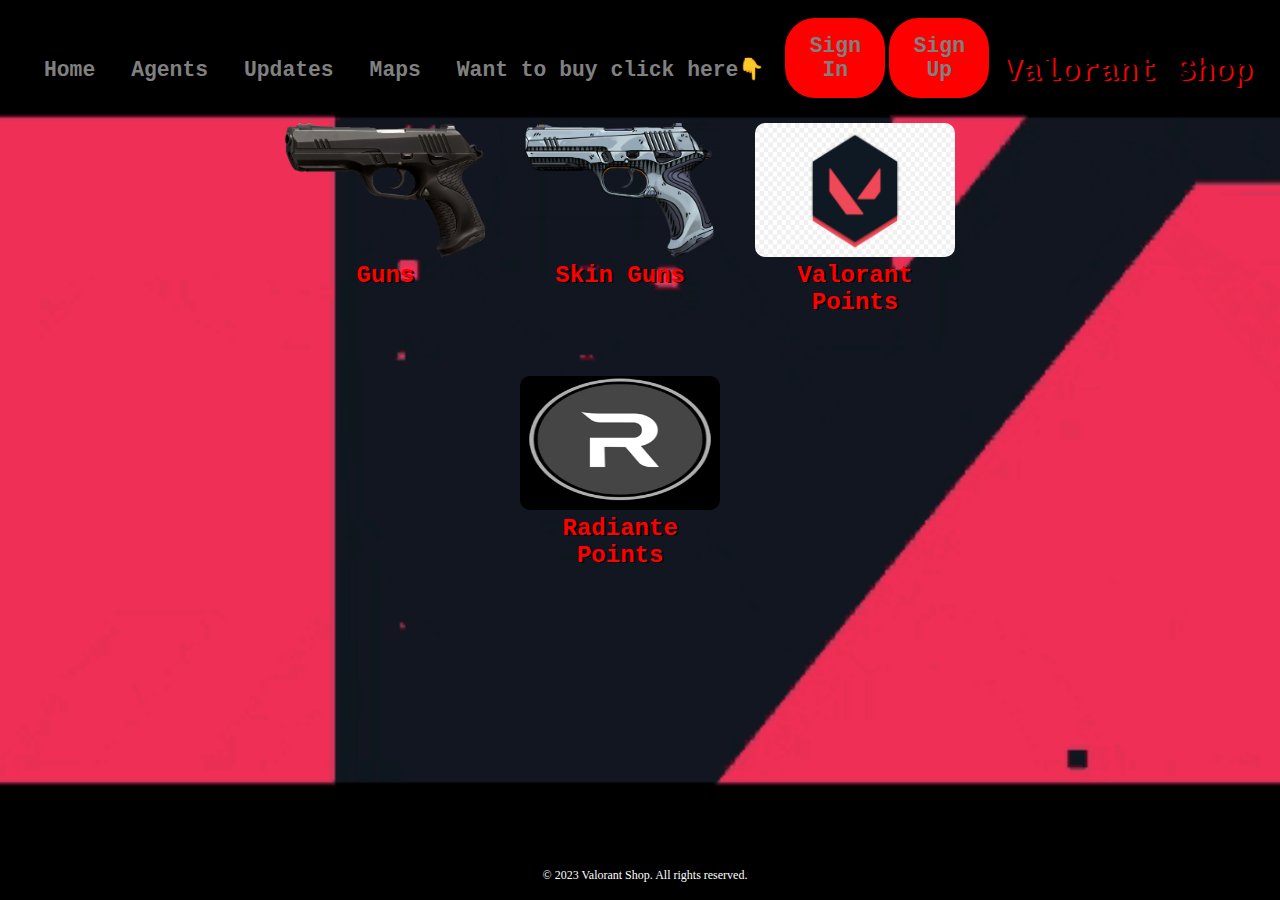
<file: index.html>
<!DOCTYPE html>
<head>
	<title>🔫Valo Shop</title>
	<link rel="icon" href="myicon.png" type="image/icon type">
	<link rel="stylesheet" type="text/css" href="valval.css">
</head>
<body>
<header>
<nav>
<ul>
	<li><a href="back.html">Home</a></li>
	<li><a href="agents.html">Agents</a></li>
	<li><a href="updates.html">Updates</a></li>
	<li><a href="maps.html">Maps</a></li>
	<li class="dropdown">	
	<a href="#">Want to buy click here👇</a>
	<div class="dropdown-content">
		<a href="guns.html">Guns</a>
		<a href="skin.html">Skin Guns</a>
		<a href="valpo.html">Valorant Points</a>
		<a href="radpo.html">Radiante Points</a>
</div>
</li>
	<li class="ako1"><a href="#" class="ako">Sign In</a></li>
	<li class="ko1"><a href="#" class="ko">Sign Up</a></li>
</ul>
</nav>
	<h1>Valorant Shop</h1>
</header>

<section>
	<div class="v">
	<img src="classic.png" alt="Guns">
	<h2>Guns</h2>
</div>

	<div class="v">
	<img src="radiant.png" alt="Skin Guns">
	<h2>Skin Guns</h2>
</div>

	<div class="v">
	<img src="vp.png" alt="Valorant Points">
	<h2>Valorant Points</h2>
</div>

	<div class="v">
	<img src="rp.png" alt="Radiant Points">
	<h2>Radiante Points</h2>
</div>
</section>

<footer class="bbb">
    <p>&copy; 2023 Valorant Shop. All rights reserved.</p>
</footer>

</body>
</html>
</file>
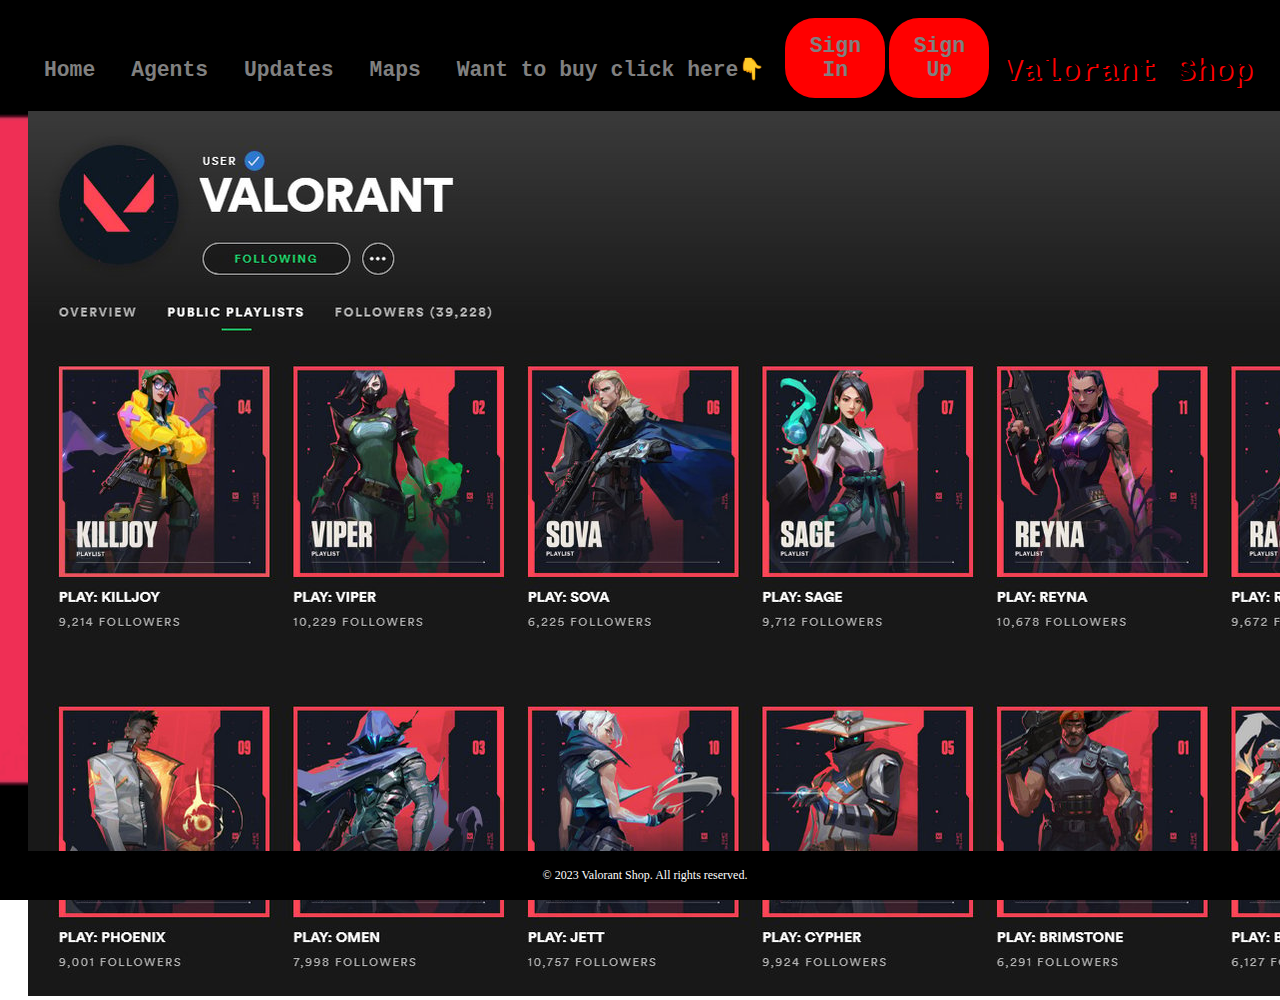
<file: agents.html>
<!DOCTYPE html>
<head>
	<title>🕵🏻‍♀️Valo Shop</title>
	<link rel="icon" href="myicon.png" type="image/icon type">
	<link rel="stylesheet" type="text/css" href="valval.css">
</head>
<body>
<header>
<nav>
<ul>
	<li><a href="back.html">Home</a></li>
	<li><a href="agents.html">Agents</a></li>
	<li><a href="updates.html">Updates</a></li>
	<li><a href="maps.html">Maps</a></li>
	<li class="dropdown">	
	<a href="#">Want to buy click here👇</a>
	<div class="dropdown-content">
		<a href="guns.html">Guns</a>
		<a href="skin.html">Skin Guns</a>
		<a href="valpo.html">Valorant Points</a>
		<a href="radpo.html">Radiante Points</a>
</div>
</li>
	<li class="ako1"><a href="#" class="ako">Sign In</a></li>
	<li class="ko1"><a href="#" class="ko">Sign Up</a></li>
</ul>
</nav>
	<h1>Valorant Shop</h1>

<img src="lo.jpg">
<footer class="bbb">
    <p>&copy; 2023 Valorant Shop. All rights reserved.</p>
</footer>

</body>
</html>
</header>
</body>
</html>
</file>
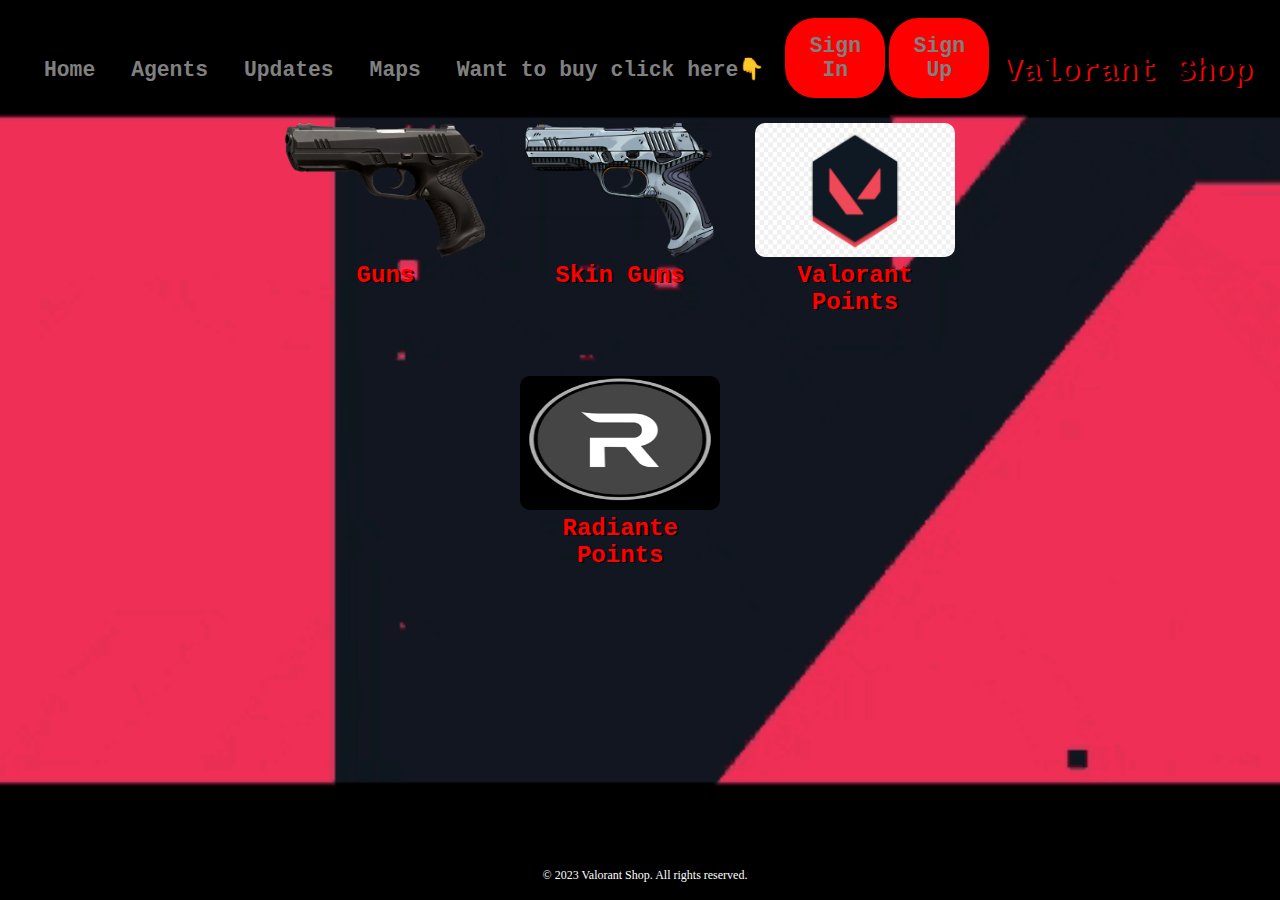
<file: back.html>
<!DOCTYPE html>
<head>
	<title>🔫Valo Shop</title>
	<link rel="icon" href="myicon.png" type="image/icon type">
	<link rel="stylesheet" type="text/css" href="valval.css">
</head>
<body>
<header>
<nav>
<ul>
	<li><a href="back.html">Home</a></li>
	<li><a href="agents.html">Agents</a></li>
	<li><a href="updates.html">Updates</a></li>
	<li><a href="maps.html">Maps</a></li>
	<li class="dropdown">	
	<a href="#">Want to buy click here👇</a>
	<div class="dropdown-content">
		<a href="guns.html">Guns</a>
		<a href="skin.html">Skin Guns</a>
		<a href="valpo.html">Valorant Points</a>
		<a href="radpo.html">Radiante Points</a>
</div>
</li>
	<li class="ako1"><a href="#" class="ako">Sign In</a></li>
	<li class="ko1"><a href="#" class="ko">Sign Up</a></li>
</ul>
</nav>
	<h1>Valorant Shop</h1>
</header>

<section>
	<div class="v">
	<img src="classic.png" alt="Guns">
	<h2>Guns</h2>
</div>

	<div class="v">
	<img src="radiant.png" alt="Skin Guns">
	<h2>Skin Guns</h2>
</div>

	<div class="v">
	<img src="vp.png" alt="Valorant Points">
	<h2>Valorant Points</h2>
</div>

	<div class="v">
	<img src="rp.png" alt="Radiant Points">
	<h2>Radiante Points</h2>
</div>
</section>

<footer class="bbb">
    <p>&copy; 2023 Valorant Shop. All rights reserved.</p>
</footer>

</body>
</html>
</file>
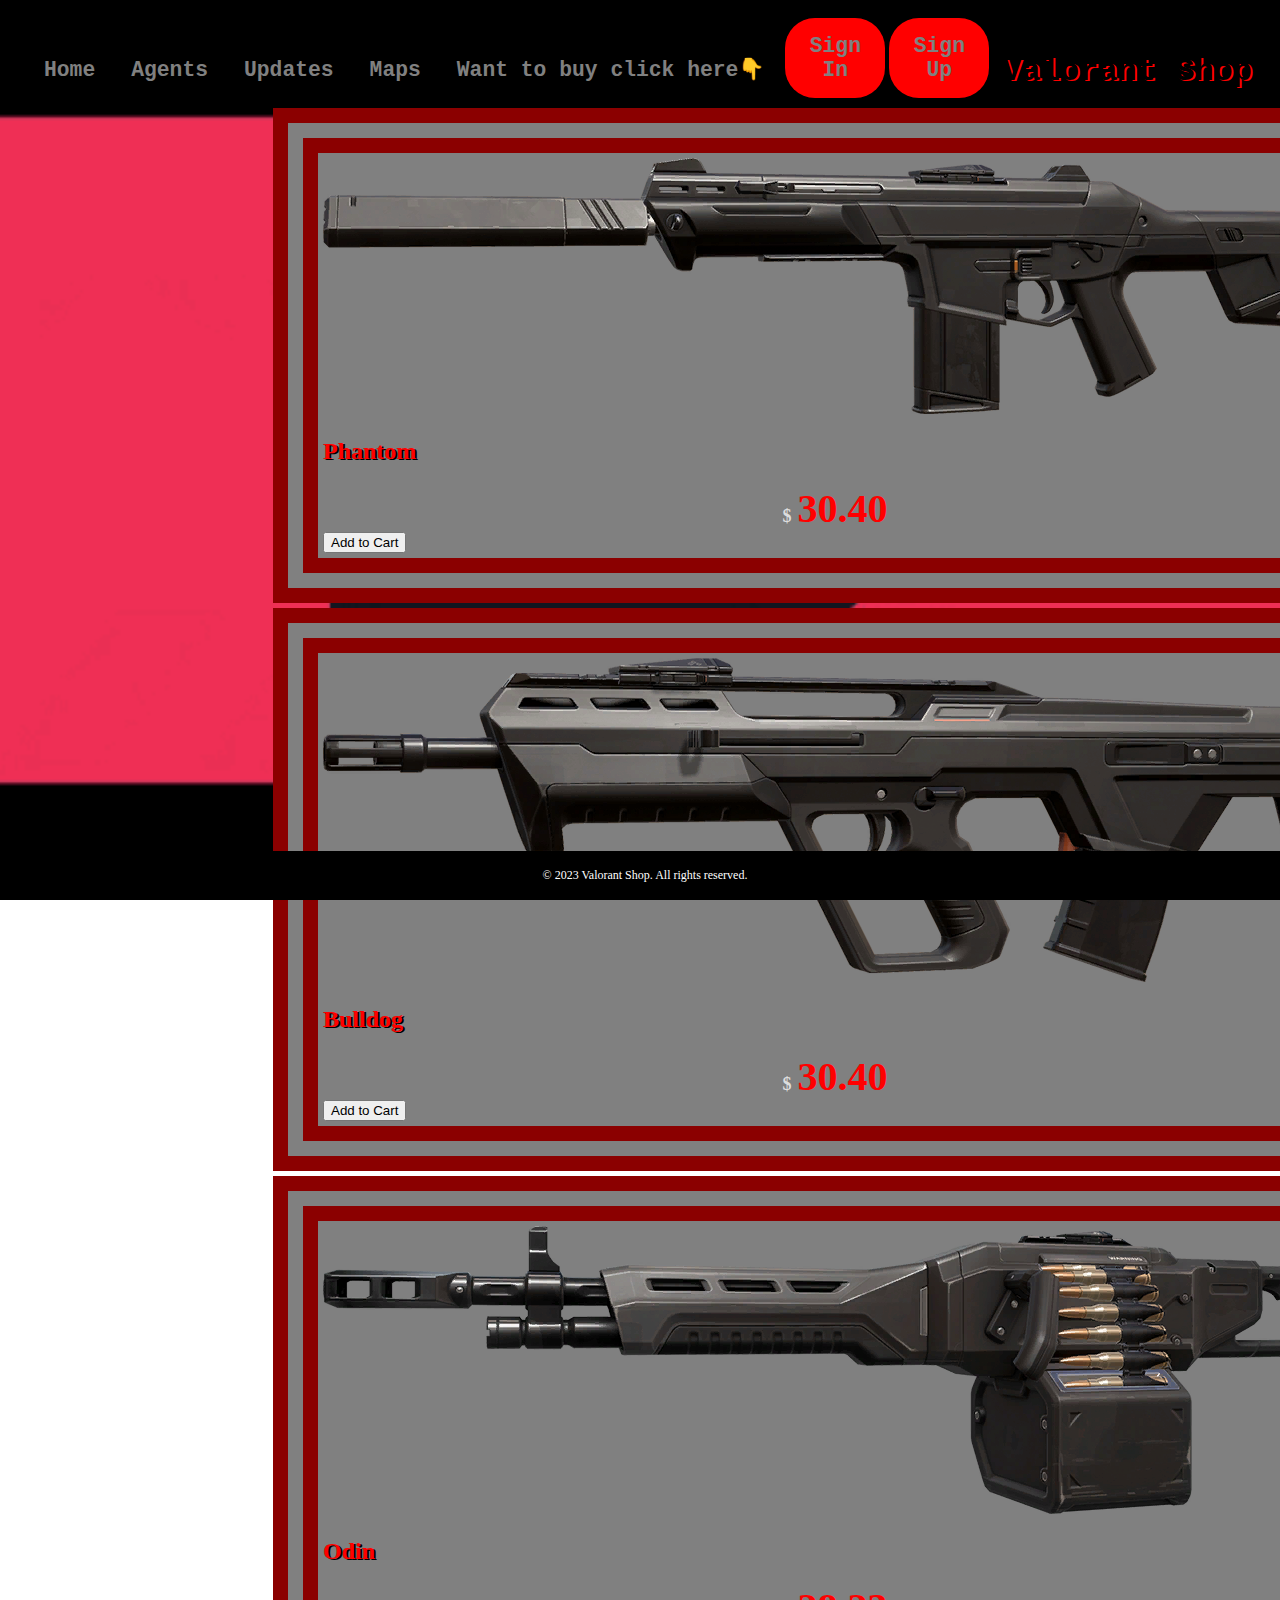
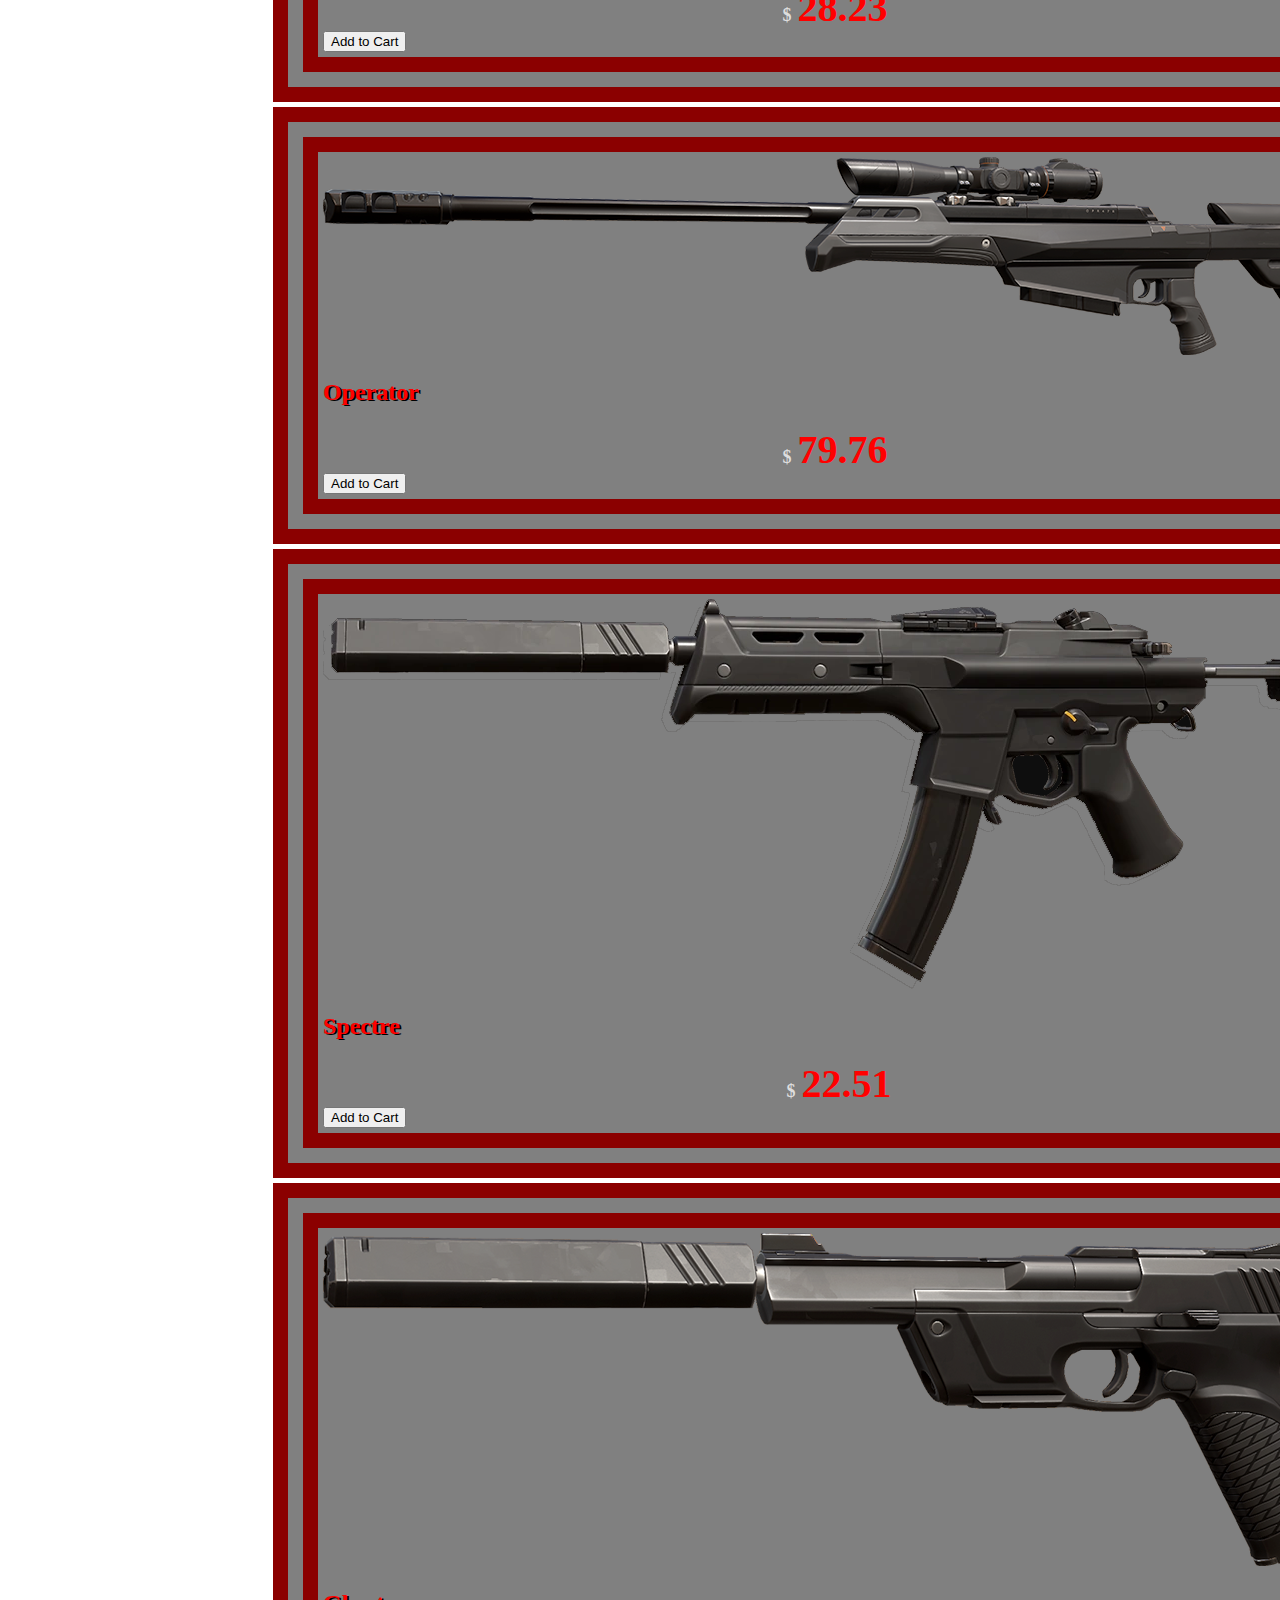
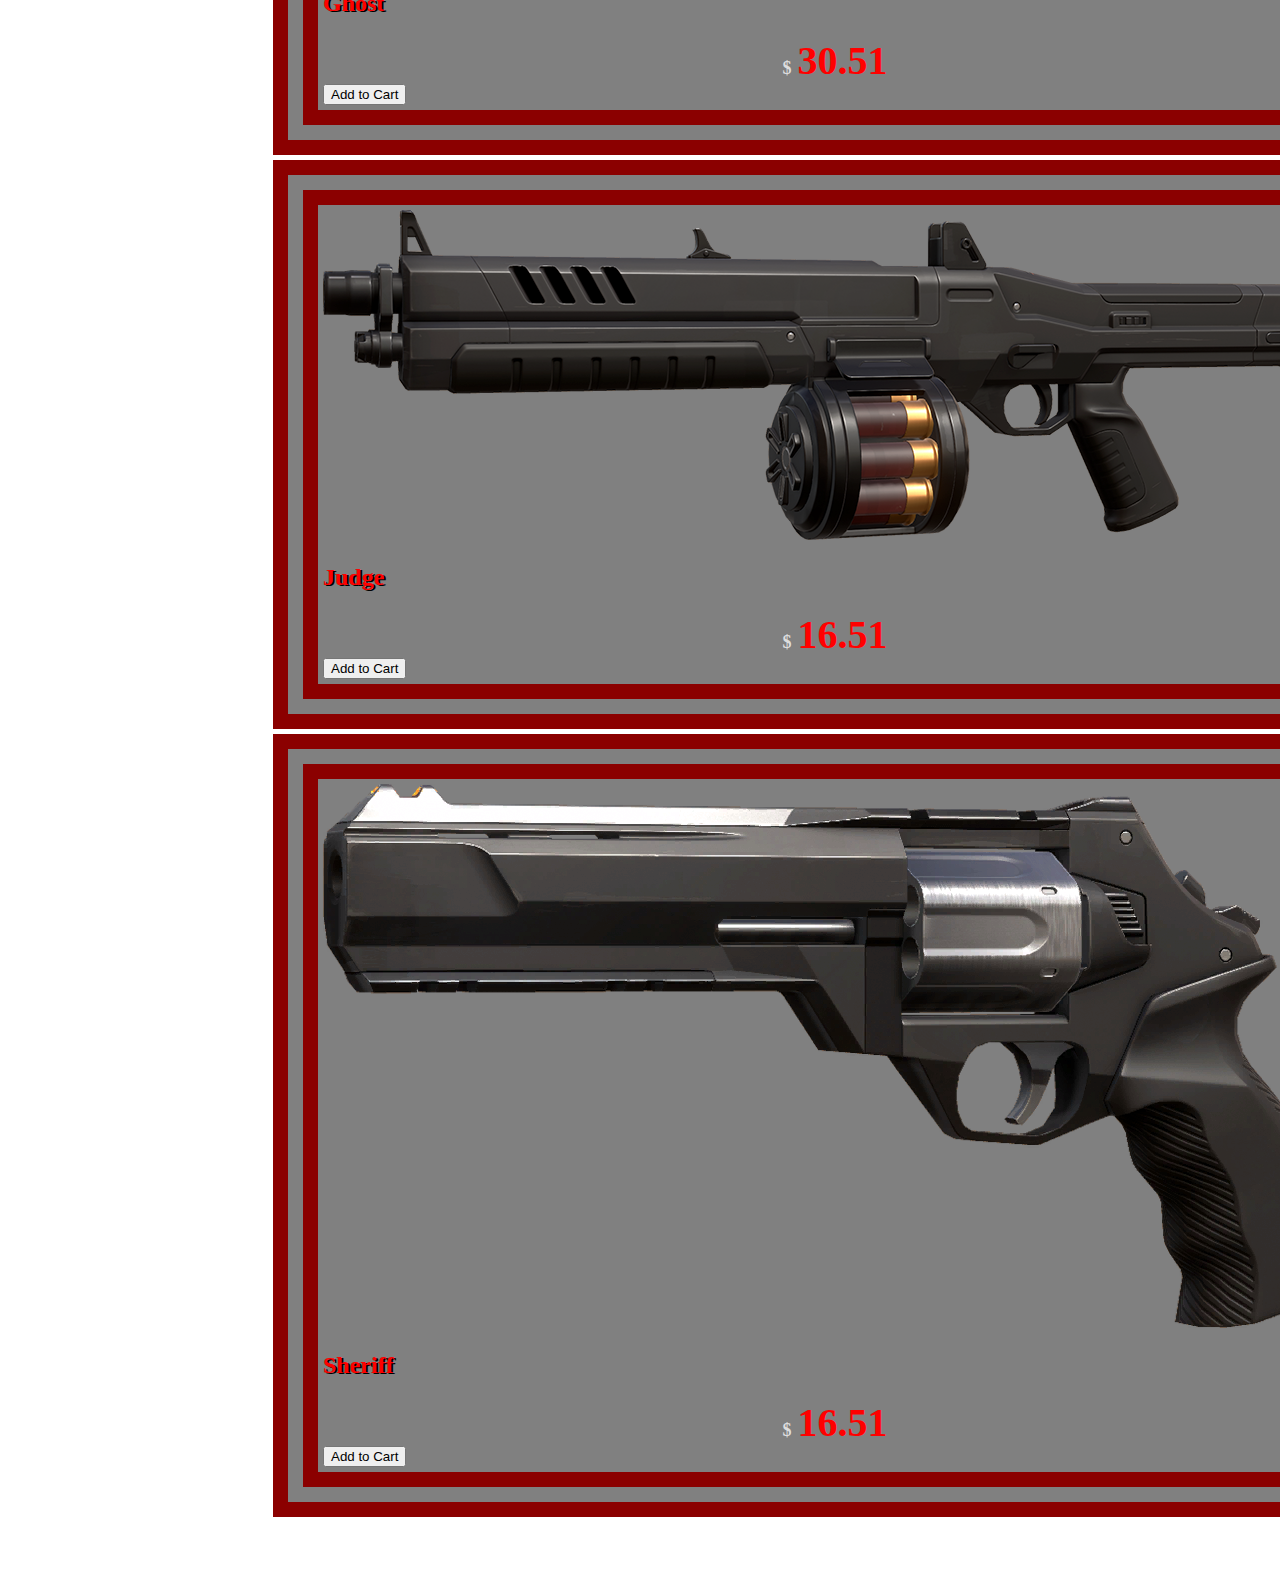
<file: guns.html>
<!DOCTYPE html>
<head>
	<title>🔫Guns</title>
	<link rel="icon" href="myicon.png" type="image/icon type">
	<link rel="stylesheet" type="text/css" href="valval.css">
</head>
<body>
<header>
<nav>
<ul>
	<li><a href="back.html">Home</a></li>
	<li><a href="agents.html">Agents</a></li>
	<li><a href="updates.html">Updates</a></li>
	<li><a href="maps.html">Maps</a></li>
	<li class="dropdown">	
	<a href="#">Want to buy click here👇</a>
	<div class="dropdown-content">
		<a href="guns.html">Guns</a>
		<a href="skin.html">Skin Guns</a>
		<a href="valpo.html">Valorant Points</a>
		<a href="radpo.html">Radiante Points</a>
</div>
</li>
	<li class="ako1"><a href="#" class="ako">Sign In</a></li>
	<li class="ko1"><a href="#" class="ko">Sign Up</a></li>
</ul>
</nav>
	<h1>Valorant Shop</h1>
</header>

<section>
		<div class="product">
	<img src="phantom.png">
	<h2>Phantom</h2>
	<div class="price">
    <span class="currency">$</span>
    <span class="amount">30.40</span>
</div>
	<button>Add to Cart</button>
</div>


	<div class="product">
	<img src="bull.png">
	<h2>Bulldog</h2>
	<div class="price">
    <span class="currency">$</span>
    <span class="amount">30.40</span>
</div>
	<button>Add to Cart</button>
</div>

	<div class="product">
	<img src="odin.png">
	<h2>Odin</h2>
	<div class="price">
    <span class="currency">$</span>
    <span class="amount">28.23</span>
</div>
	<button>Add to Cart</button>
</div>

	<div class="product">
	<img src="op.png">
	<h2>Operator</h2>
	<div class="price">
    <span class="currency">$</span>
    <span class="amount">79.76</span>
</div>
	<button>Add to Cart</button>
</div>

	<div class="product">
	<img src="spectre.png">
	<h2>Spectre</h2>
	<div class="price">
    <span class="currency">$</span>
    <span class="amount">22.51</span>
</div>
	<button>Add to Cart</button>
</div>

<div class="product">
	<img src="ghost.png">
	<h2>Ghost</h2>
	<div class="price">
    <span class="currency">$</span>
    <span class="amount">30.51</span>
</div>
	<button>Add to Cart</button>
</div>

<div class="product">
	<img src="judge.png">
	<h2>Judge</h2>
	<div class="price">
    <span class="currency">$</span>
    <span class="amount">16.51</span>
</div>
	<button>Add to Cart</button>
</div>

<div class="product">
	<img src="sher.png">
	<h2>Sheriff</h2>
	<div class="price">
    <span class="currency">$</span>
    <span class="amount">16.51</span>
</div>
	<button>Add to Cart</button>
</div>
</section>

<footer class="bbb">
    <p>&copy; 2023 Valorant Shop. All rights reserved.</p>
</footer>

</body>
</html>
</file>
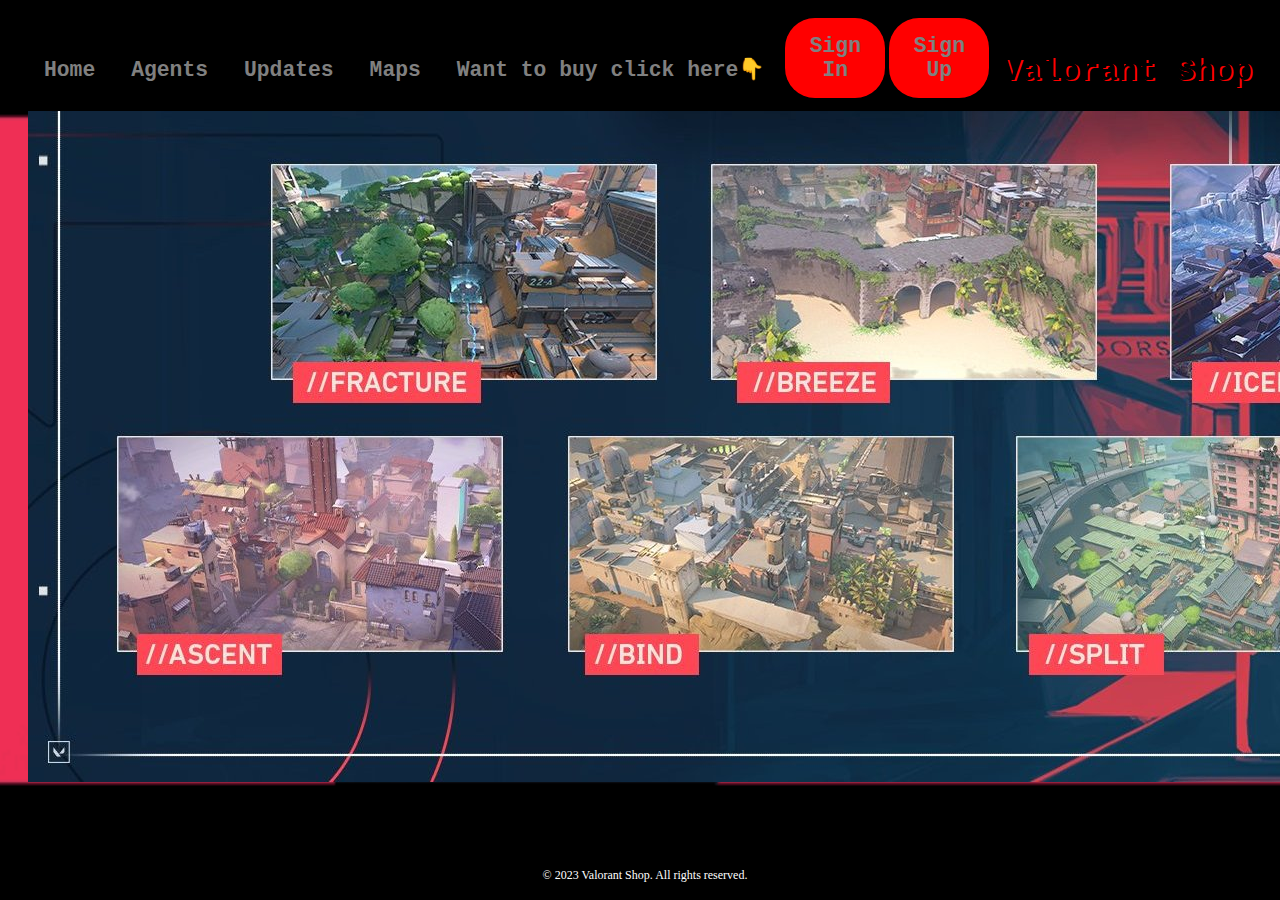
<file: maps.html>
<!DOCTYPE html>
<head>
	<title>🗺️Maps</title>
	<link rel="icon" href="myicon.png" type="image/icon type">
	<link rel="stylesheet" type="text/css" href="valval.css">
</head>
<body>
<header>
<nav>
<ul>
	<li><a href="back.html">Home</a></li>
	<li><a href="agents.html">Agents</a></li>
	<li><a href="updates.html">Updates</a></li>
	<li><a href="maps.html">Maps</a></li>
	<li class="dropdown">	
	<a href="#">Want to buy click here👇</a>
	<div class="dropdown-content">
		<a href="guns.html">Guns</a>
		<a href="skin.html">Skin Guns</a>
		<a href="valpo.html">Valorant Points</a>
		<a href="radpo.html">Radiante Points</a>
</div>
</li>
	<li class="ako1"><a href="#" class="ako">Sign In</a></li>
	<li class="ko1"><a href="#" class="ko">Sign Up</a></li>
</ul>
</nav>
	<h1>Valorant Shop</h1>

<img src="va.jpg">
<footer class="bbb">
    <p>&copy; 2023 Valorant Shop. All rights reserved.</p>
</footer>

</body>
</html>
</header>
</body>
</html>
</file>
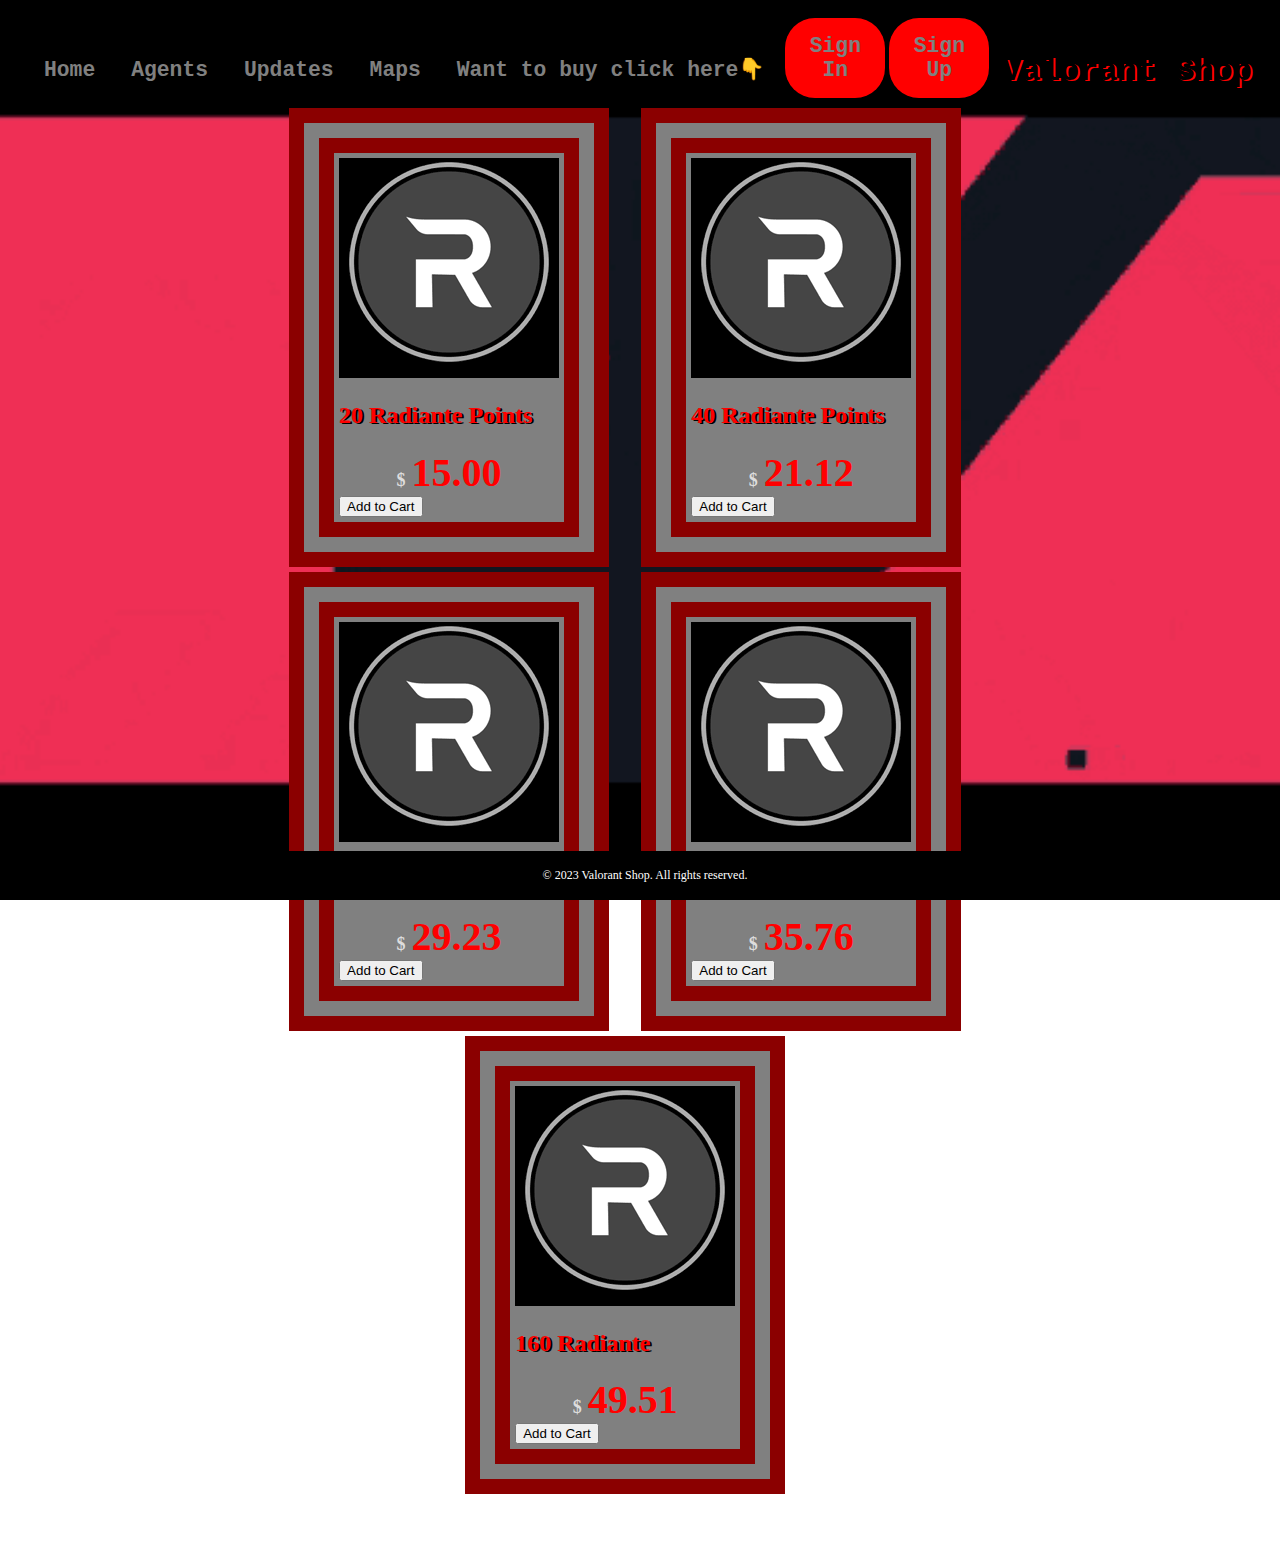
<file: radpo.html>
<!DOCTYPE html>
<head>
	<title>🪙Radiant Points</title>
	<link rel="icon" href="myicon.png" type="image/icon type">
	<link rel="stylesheet" type="text/css" href="valval.css">
</head>
<body>
<header>
<nav>
<ul>
	<li><a href="back.html">Home</a></li>
	<li><a href="agents.html">Agents</a></li>
	<li><a href="updates.html">Updates</a></li>
	<li><a href="maps.html">Maps</a></li>
	<li class="dropdown">	
	<a href="#">Want to buy click here👇</a>
	<div class="dropdown-content">
		<a href="guns.html">Guns</a>
		<a href="skin.html">Skin Guns</a>
		<a href="valpo.html">Valorant Points</a>
		<a href="radpo.html">Radiante Points</a>
</div>
</li>
	<li class="ako1"><a href="#" class="ako">Sign In</a></li>
	<li class="ko1"><a href="#" class="ko">Sign Up</a></li>
</ul>
</nav>
	<h1>Valorant Shop</h1>
</header>

<section>
	<div class="product">
	<img src="rp.png">
	<h2>20 Radiante Points</h2>
	<div class="price">
    <span class="currency">$</span>
    <span class="amount">15.00</span>
</div>
	<button>Add to Cart</button>
</div>

	<div class="product">
	<img src="rp.png">
	<h2>40 Radiante Points</h2>
	<div class="price">
    <span class="currency">$</span>
    <span class="amount">21.12</span>
</div>
	<button>Add to Cart</button>
</div>

	<div class="product">
	<img src="rp.png">
	<h2>80 Radiante Points</h2>
	<div class="price">
    <span class="currency">$</span>
    <span class="amount">29.23</span>
</div>
	<button>Add to Cart</button>
</div>

	<div class="product">
	<img src="rp.png">
	<h2>120 Radiante Points</h2>
	<div class="price">
    <span class="currency">$</span>
    <span class="amount">35.76</span>
</div>
	<button>Add to Cart</button>
</div>

	<div class="product">
	<img src="rp.png">
	<h2>160 Radiante</h2>
	<div class="price">
    <span class="currency">$</span>
    <span class="amount">49.51</span>
</div>
	<button>Add to Cart</button>
</div>
</section>

<footer class=bbb>
    <p>&copy; 2023 Valorant Shop. All rights reserved.</p>
</footer>

</body>
</html>
</file>
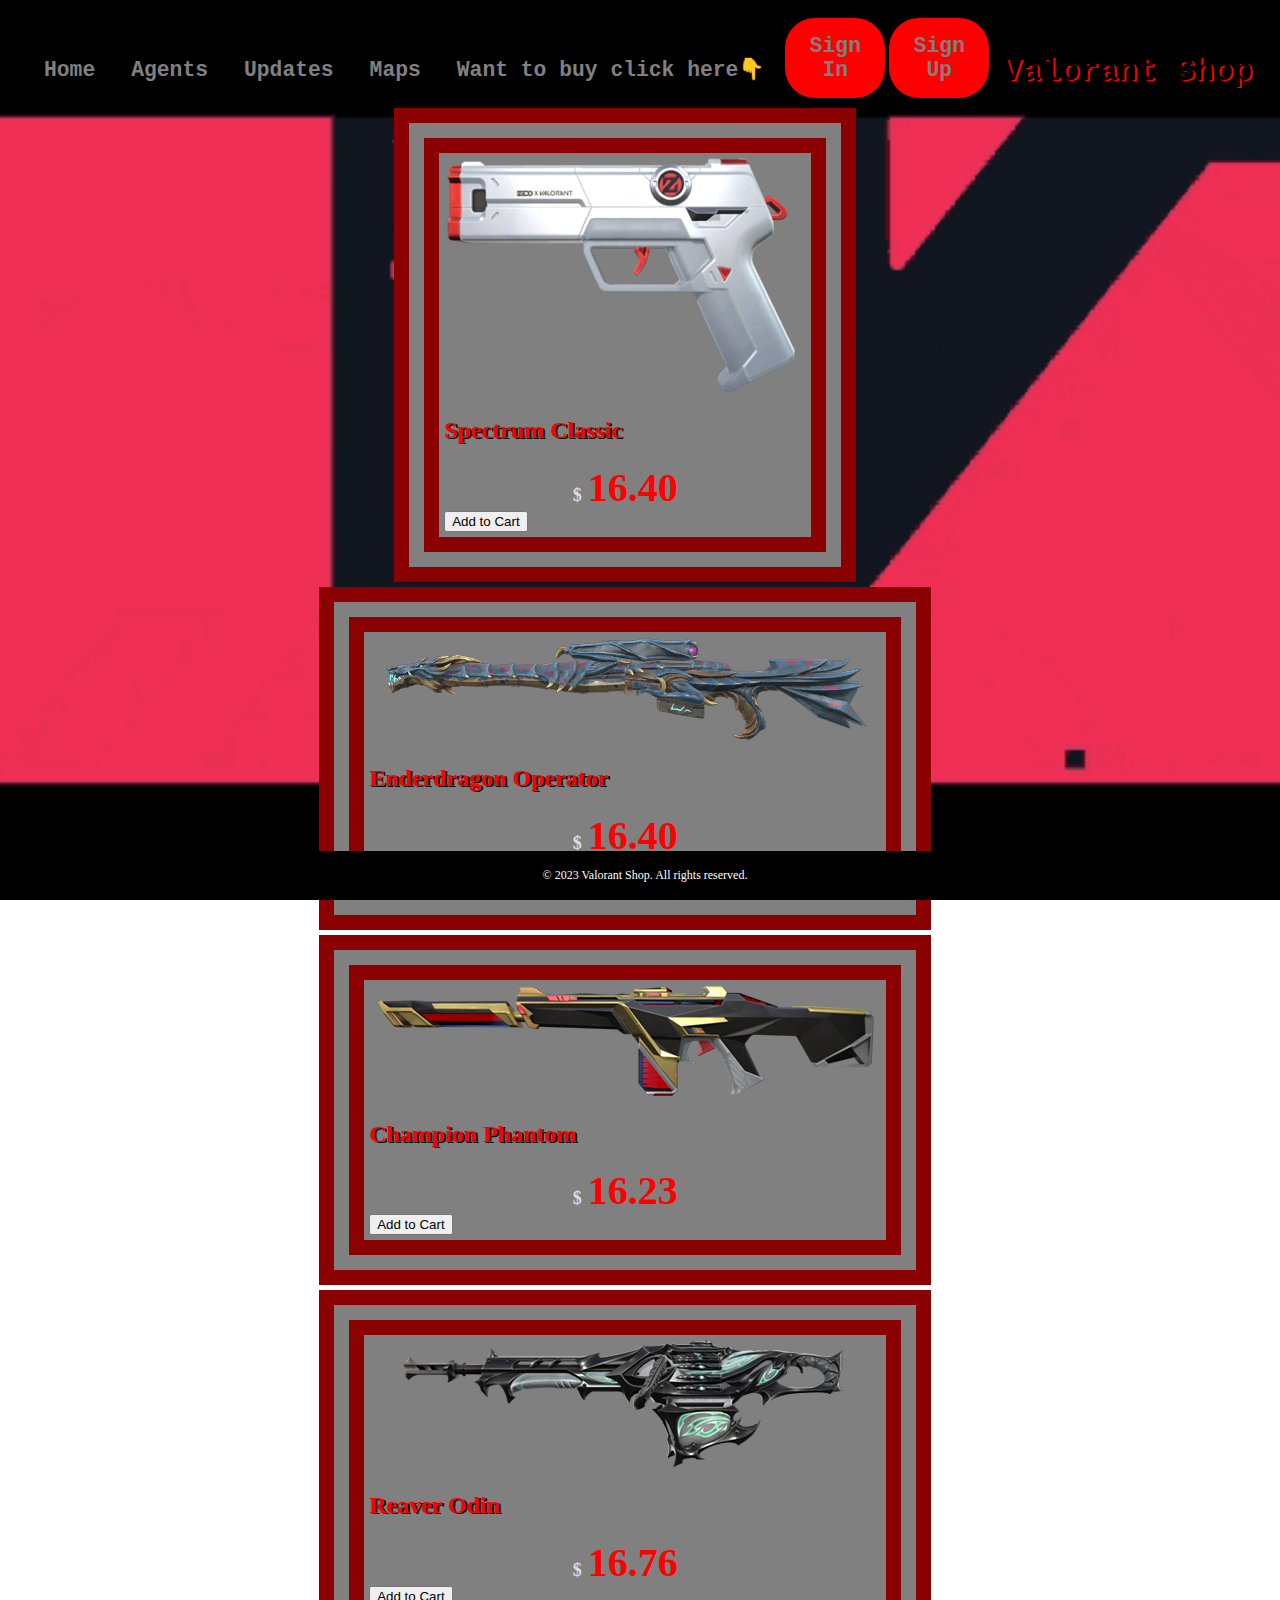
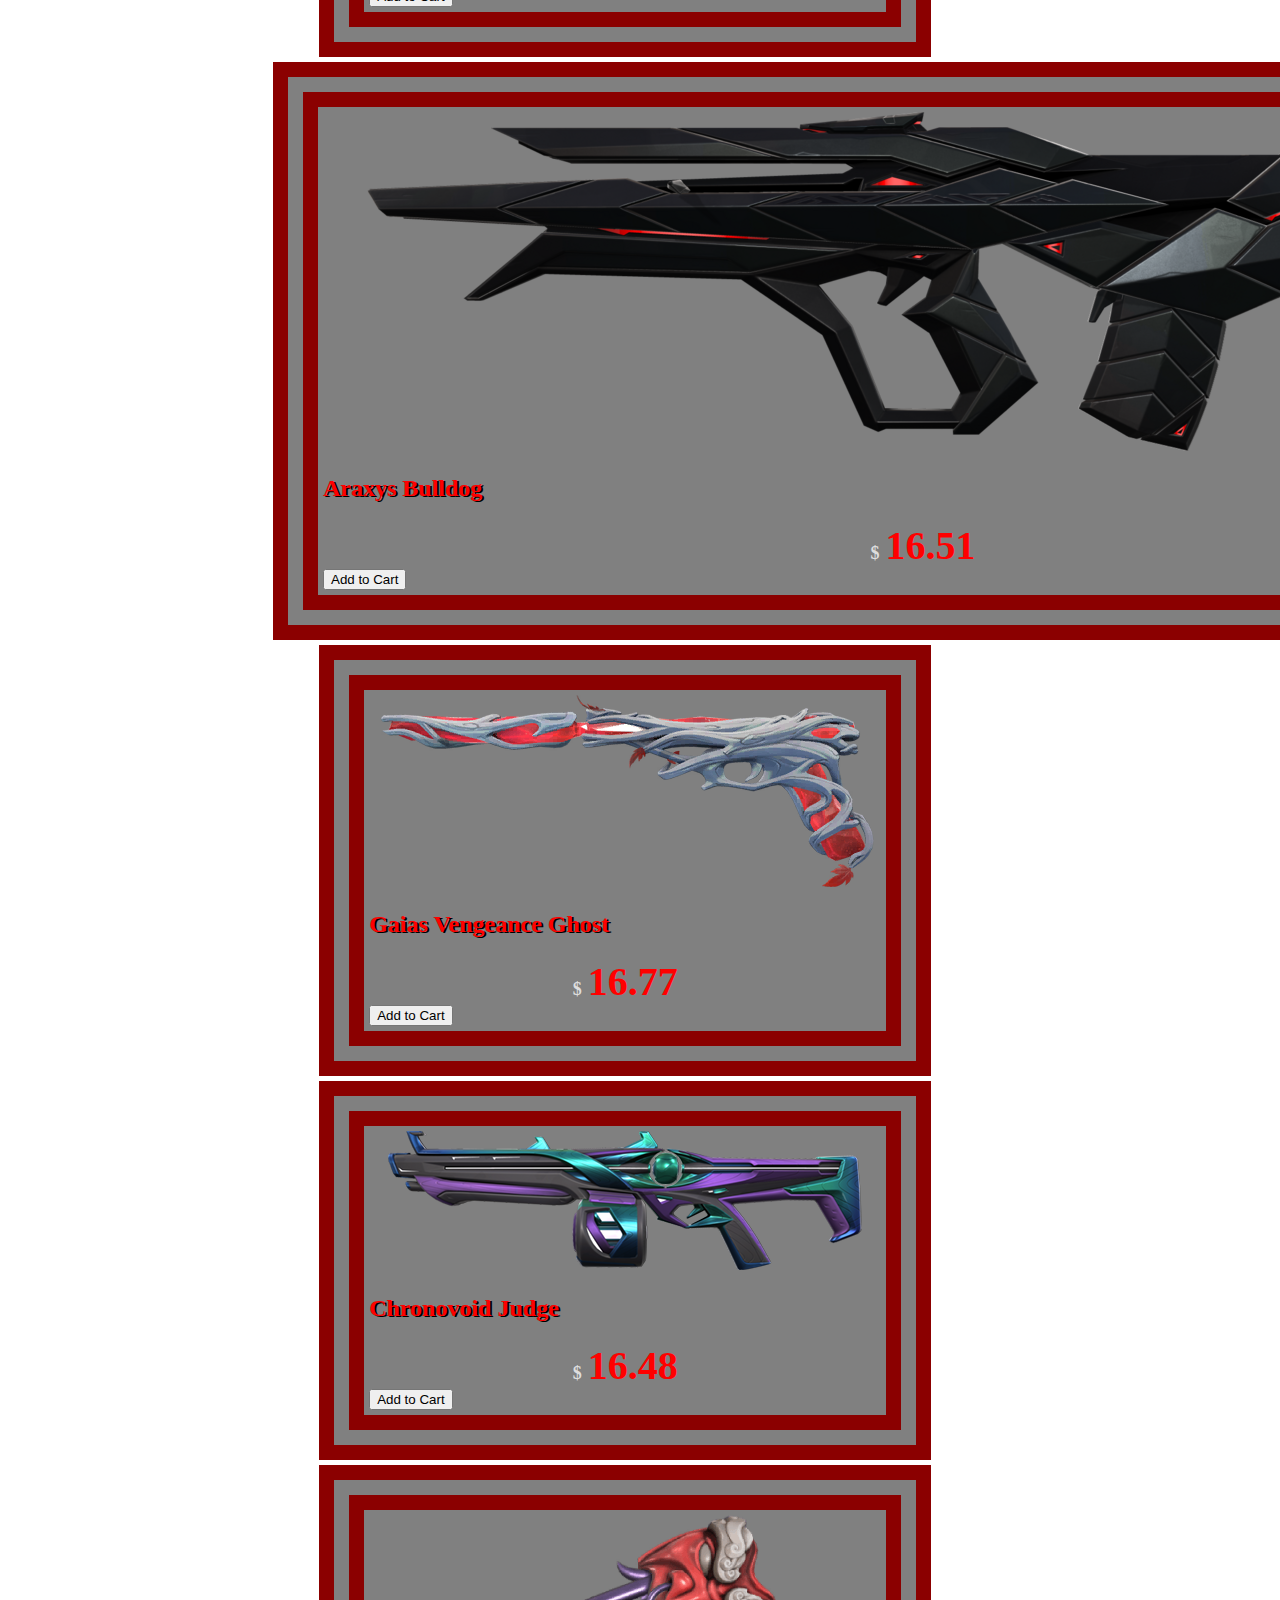
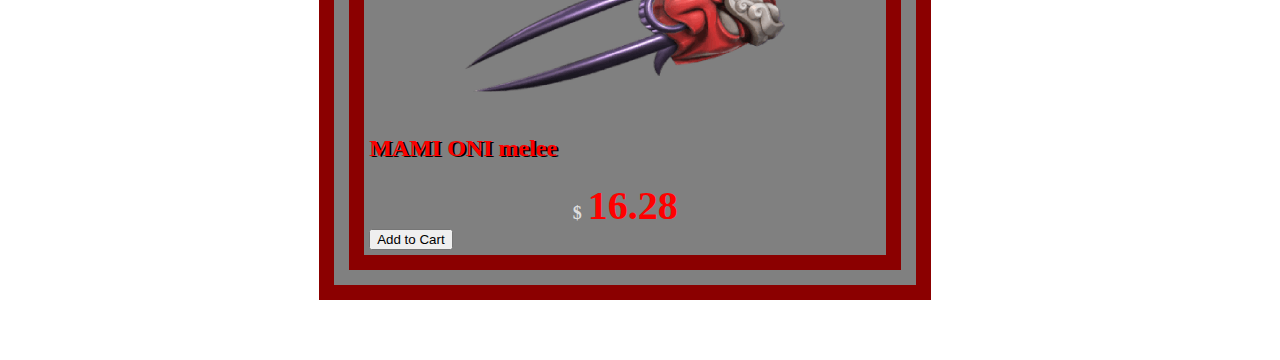
<file: skin.html>
<!DOCTYPE html>
<head>
	<title>Skin Guns</title>
	<link rel="icon" href="myicon.png" type="image/icon type">
	<link rel="stylesheet" type="text/css" href="valval.css">
</head>
<body>
<header>
<nav>
<ul>
	<li><a href="back.html">Home</a></li>
	<li><a href="agents.html">Agents</a></li>
	<li><a href="updates.html">Updates</a></li>
	<li><a href="maps.html">Maps</a></li>
	<li class="dropdown">	
	<a href="#">Want to buy click here👇</a>
	<div class="dropdown-content">
		<a href="guns.html">Guns</a>
		<a href="skin.html">Skin Guns</a>
		<a href="valpo.html">Valorant Points</a>
		<a href="radpo.html">Radiante Points</a>
</div>
</li>
	<li class="ako1"><a href="#" class="ako">Sign In</a></li>
	<li class="ko1"><a href="#" class="ko">Sign Up</a></li>
</ul>
</nav>
	<h1>Valorant Shop</h1>
</header>

<section>
		<div class="product">
	<img src="spec.png">
	<h2>Spectrum Classic</h2>
	<div class="price">
    <span class="currency">$</span>
    <span class="amount">16.40</span>
</div>
	<button>Add to Cart</button>
</div>


	<div class="product">
	<img src="ope.png">
	<h2>Enderdragon Operator</h2>
	<div class="price">
    <span class="currency">$</span>
    <span class="amount">16.40</span>
</div>
	<button>Add to Cart</button>
</div>

	<div class="product">
	<img src="chamo.png">
	<h2>Champion Phantom</h2>
	<div class="price">
    <span class="currency">$</span>
    <span class="amount">16.23</span>
</div>
	<button>Add to Cart</button>
</div>

	<div class="product">
	<img src="reav.png">
	<h2>Reaver Odin</h2>
	<div class="price">
    <span class="currency">$</span>
    <span class="amount">16.76</span>
</div>
	<button>Add to Cart</button>
</div>

	<div class="product">
	<img src="ara.png">
	<h2>Araxys Bulldog</h2>
	<div class="price">
    <span class="currency">$</span>
    <span class="amount">16.51</span>
</div>
	<button>Add to Cart</button>
</div>

<div class="product">
	<img src="gg.png">
	<h2>Gaias Vengeance Ghost</h2>
	<div class="price">
    <span class="currency">$</span>
    <span class="amount">16.77</span>
</div>
	<button>Add to Cart</button>
</div>

<div class="product">
	<img src="jc.png">
	<h2>Chronovoid Judge</h2>
	<div class="price">
    <span class="currency">$</span>
    <span class="amount">16.48</span>
</div>
	<button>Add to Cart</button>
</div>

<div class="product">
	<img src="oni.png">
	<h2>MAMI ONI melee</h2>
	<div class="price">
    <span class="currency">$</span>
    <span class="amount">16.28</span>
</div>
	<button>Add to Cart</button>
</div>
</section>

<footer class="bbb">
    <p>&copy; 2023 Valorant Shop. All rights reserved.</p>
</footer>

</body>
</html>
</file>
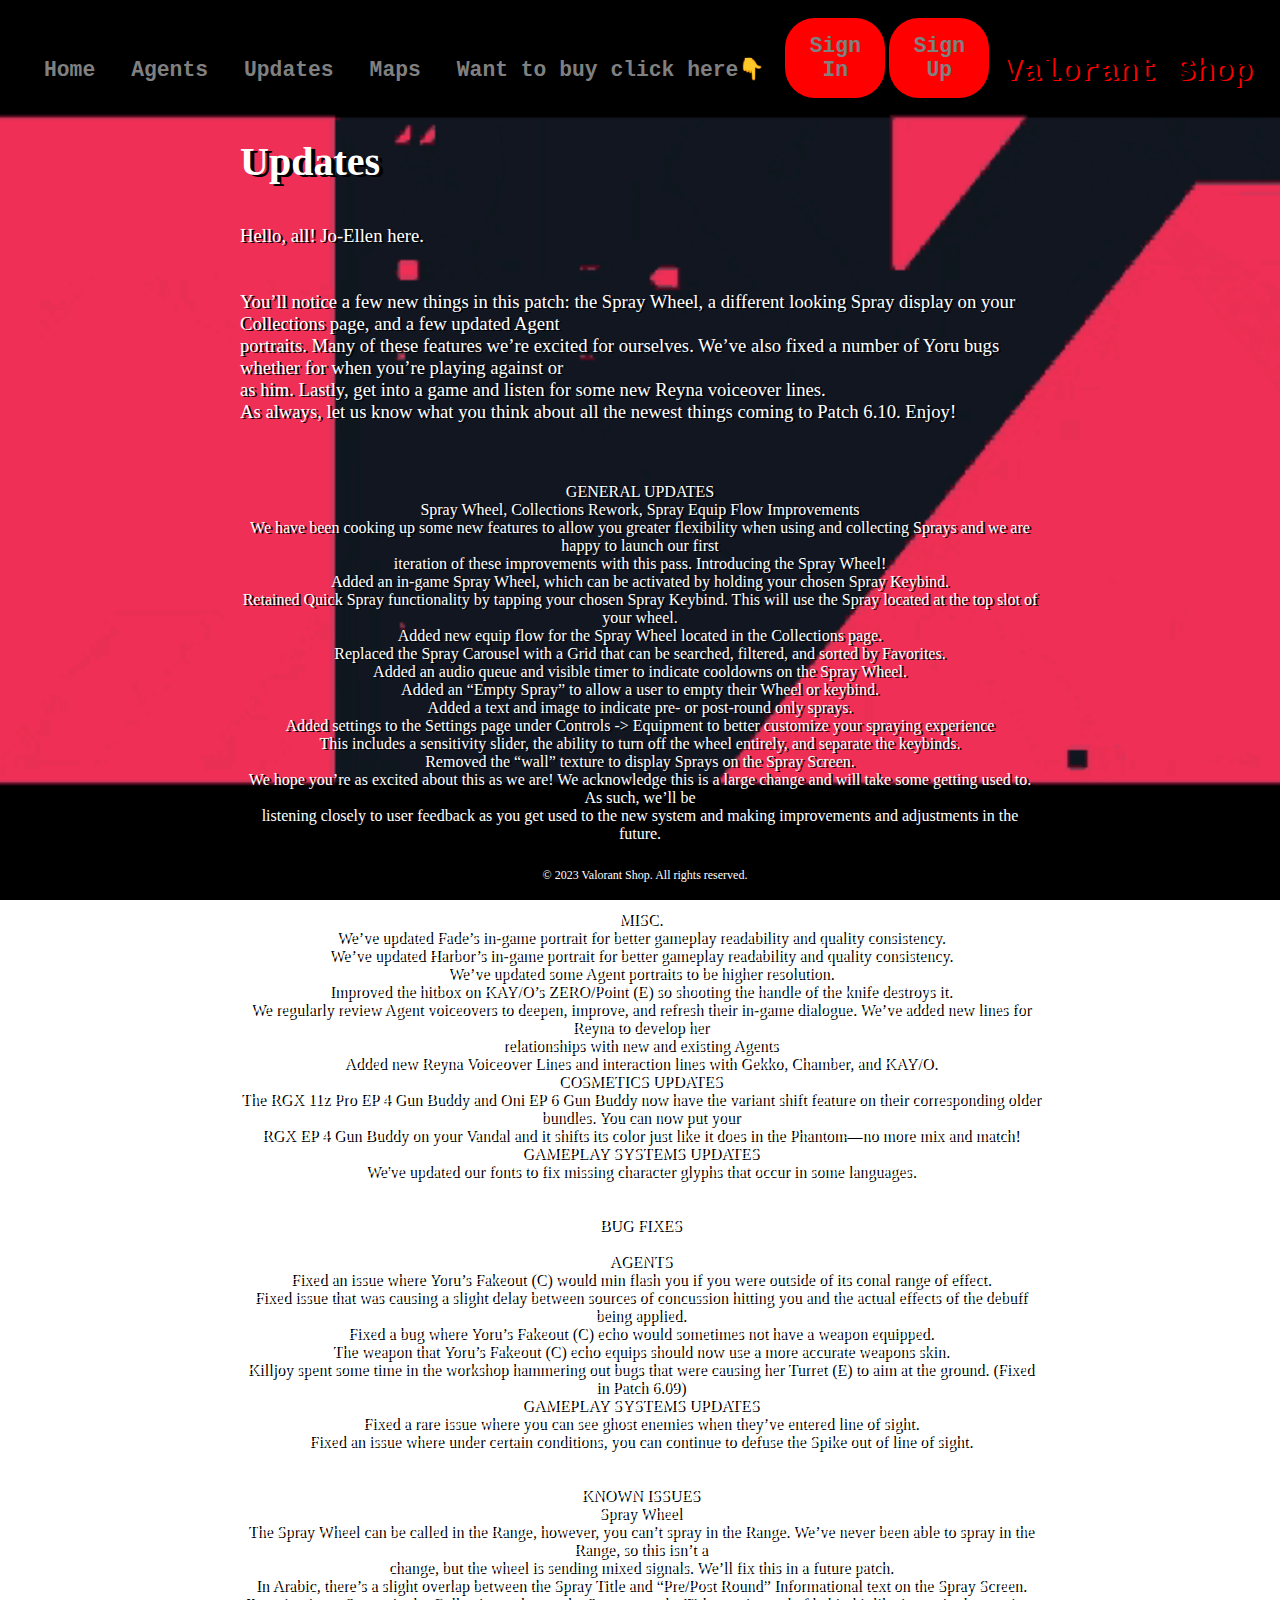
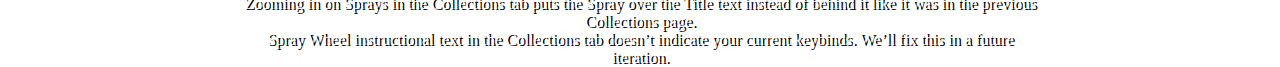
<file: updates.html>
<!DOCTYPE html>
<head>
	<title>❓Updates</title>
	<link rel="icon" href="myicon.png" type="image/icon type">
	<link rel="stylesheet" type="text/css" href="valval.css">
</head>
<body>
<header>
<nav>
<ul>
	<li><a href="back.html">Home</a></li>
	<li><a href="agents.html">Agents</a></li>
	<li><a href="updates.html">Updates</a></li>
	<li><a href="maps.html">Maps</a></li>
	<li class="dropdown">	
	<a href="#">Want to buy click here👇</a>
	<div class="dropdown-content">
		<a href="guns.html">Guns</a>
		<a href="skin.html">Skin Guns</a>
		<a href="valpo.html">Valorant Points</a>
		<a href="radpo.html">Radiante Points</a>
</div>
</li>
	<li class="ako1"><a href="#" class="ako">Sign In</a></li>
	<li class="ko1"><a href="#" class="ko">Sign Up</a></li>
</ul>
</nav>
	<h1>Valorant Shop</h1>
<div class="container-updates">
    <h3>Updates</h3>
    <p class="updates">Hello, all! Jo-Ellen here.<br><br><br>

You’ll notice a few new things in this patch: the Spray Wheel, a different looking Spray display on your Collections page, and a few updated Agent<br> portraits. Many of these features we’re excited for ourselves. We’ve also fixed a number of Yoru bugs whether for when you’re playing against or<br> as him. Lastly, get into a game and listen for some new Reyna voiceover lines.<br>

As always, let us know what you think about all the newest things coming to Patch 6.10. Enjoy!</p><br>

<center><p>GENERAL UPDATES<br>
Spray Wheel, Collections Rework, Spray Equip Flow Improvements<br>

We have been cooking up some new features to allow you greater flexibility when using and collecting Sprays and we are happy to launch our first<br> iteration of these improvements with this pass. Introducing the Spray Wheel!<br>

Added an in-game Spray Wheel, which can be activated by holding your chosen Spray Keybind.<br>
Retained Quick Spray functionality by tapping your chosen Spray Keybind. This will use the Spray located at the top slot of your wheel.<br>
Added new equip flow for the Spray Wheel located in the Collections page.<br>
Replaced the Spray Carousel with a Grid that can be searched, filtered, and sorted by Favorites.<br>
Added an audio queue and visible timer to indicate cooldowns on the Spray Wheel.<br>
Added an “Empty Spray” to allow a user to empty their Wheel or keybind.<br>
Added a text and image to indicate pre- or post-round only sprays.<br>
Added settings to the Settings page under Controls -> Equipment to better customize your spraying experience<br>
This includes a sensitivity slider, the ability to turn off the wheel entirely, and separate the keybinds.<br>
Removed the “wall” texture to display Sprays on the Spray Screen.<br>
We hope you’re as excited about this as we are! We acknowledge this is a large change and will take some getting used to. As such, we’ll be<br> listening closely to user feedback as you get used to the new system and making improvements and adjustments in the future.<br></p><br><br>

<p>MISC.<br>
We’ve updated Fade’s in-game portrait for better gameplay readability and quality consistency.<br>
We’ve updated Harbor’s in-game portrait for better gameplay readability and quality consistency.<br>
We’ve updated some Agent portraits to be higher resolution.<br>
Improved the hitbox on KAY/O’s ZERO/Point (E) so shooting the handle of the knife destroys it.<br>
We regularly review Agent voiceovers to deepen, improve, and refresh their in-game dialogue. We’ve added new lines for Reyna to develop her<br> relationships with new and existing Agents<br>
Added new Reyna Voiceover Lines and interaction lines with Gekko, Chamber, and KAY/O.<br>
COSMETICS UPDATES<br>
The RGX 11z Pro EP 4 Gun Buddy and Oni EP 6 Gun Buddy now have the variant shift feature on their corresponding older bundles. You can now put your<br>RGX EP 4 Gun Buddy on your Vandal and it shifts its color just like it does in the Phantom—no more mix and match!<br>
GAMEPLAY SYSTEMS UPDATES<br>
We've updated our fonts to fix missing character glyphs that occur in some languages.<br><br><br>
BUG FIXES<br><br>
AGENTS<br>
Fixed an issue where Yoru’s Fakeout (C) would min flash you if you were outside of its conal range of effect.<br>
Fixed issue that was causing a slight delay between sources of concussion hitting you and the actual effects of the debuff being applied.<br>
Fixed a bug where Yoru’s Fakeout (C) echo would sometimes not have a weapon equipped.<br>
The weapon that Yoru’s Fakeout (C) echo equips should now use a more accurate weapons skin.<br>
Killjoy spent some time in the workshop hammering out bugs that were causing her Turret (E) to aim at the ground. (Fixed in Patch 6.09)<br>
GAMEPLAY SYSTEMS UPDATES<br>
Fixed a rare issue where you can see ghost enemies when they’ve entered line of sight.<br>
Fixed an issue where under certain conditions, you can continue to defuse the Spike out of line of sight.<br><br><br>
KNOWN ISSUES<br>
Spray Wheel<br>

The Spray Wheel can be called in the Range, however, you can’t spray in the Range. We’ve never been able to spray in the Range, so this isn’t a<br> change, but the wheel is sending mixed signals. We’ll fix this in a future patch.<br>
In Arabic, there’s a slight overlap between the Spray Title and “Pre/Post Round” Informational text on the Spray Screen.<br>
Zooming in on Sprays in the Collections tab puts the Spray over the Title text instead of behind it like it was in the previous Collections page.<br>
Spray Wheel instructional text in the Collections tab doesn’t indicate your current keybinds. We’ll fix this in a future iteration.<br></p></center>
    
  </div>

<footer class="bbb">
    <p>&copy; 2023 Valorant Shop. All rights reserved.</p>
</footer>

</body>
</html>
</file>
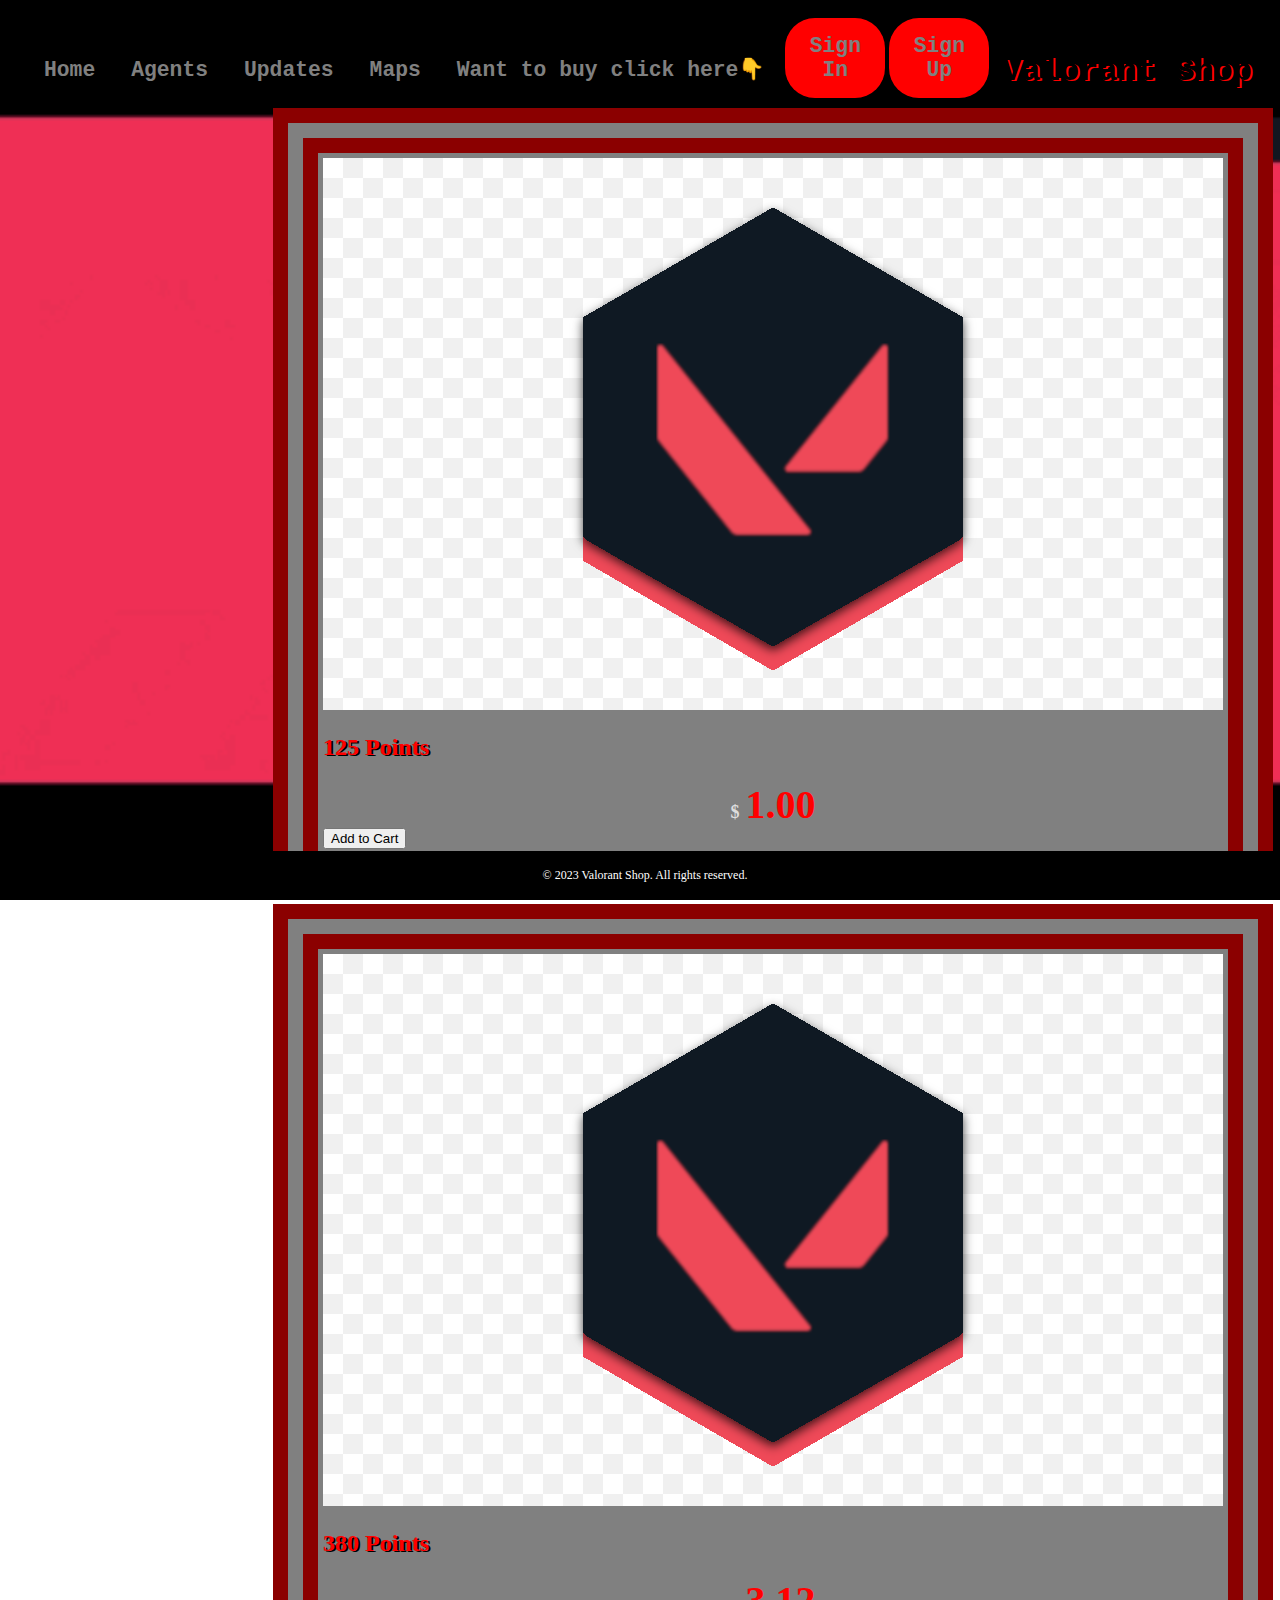
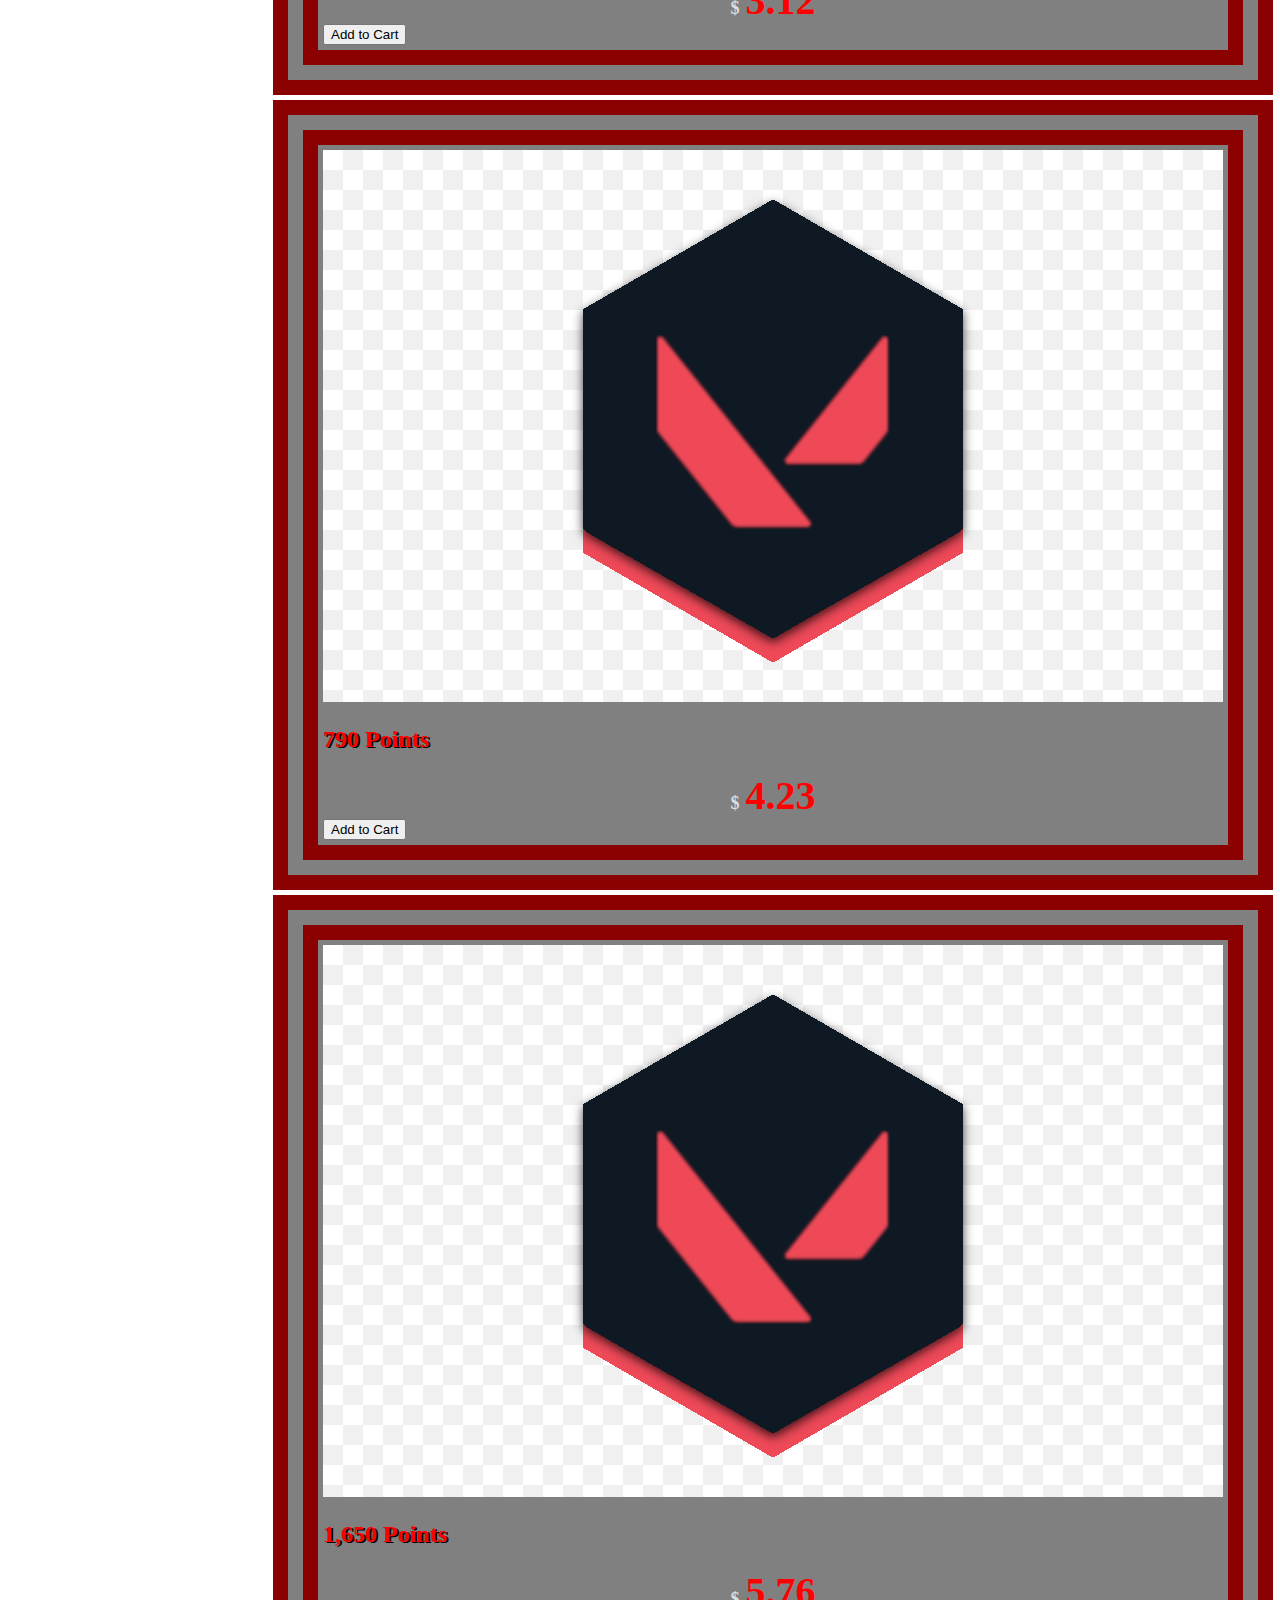
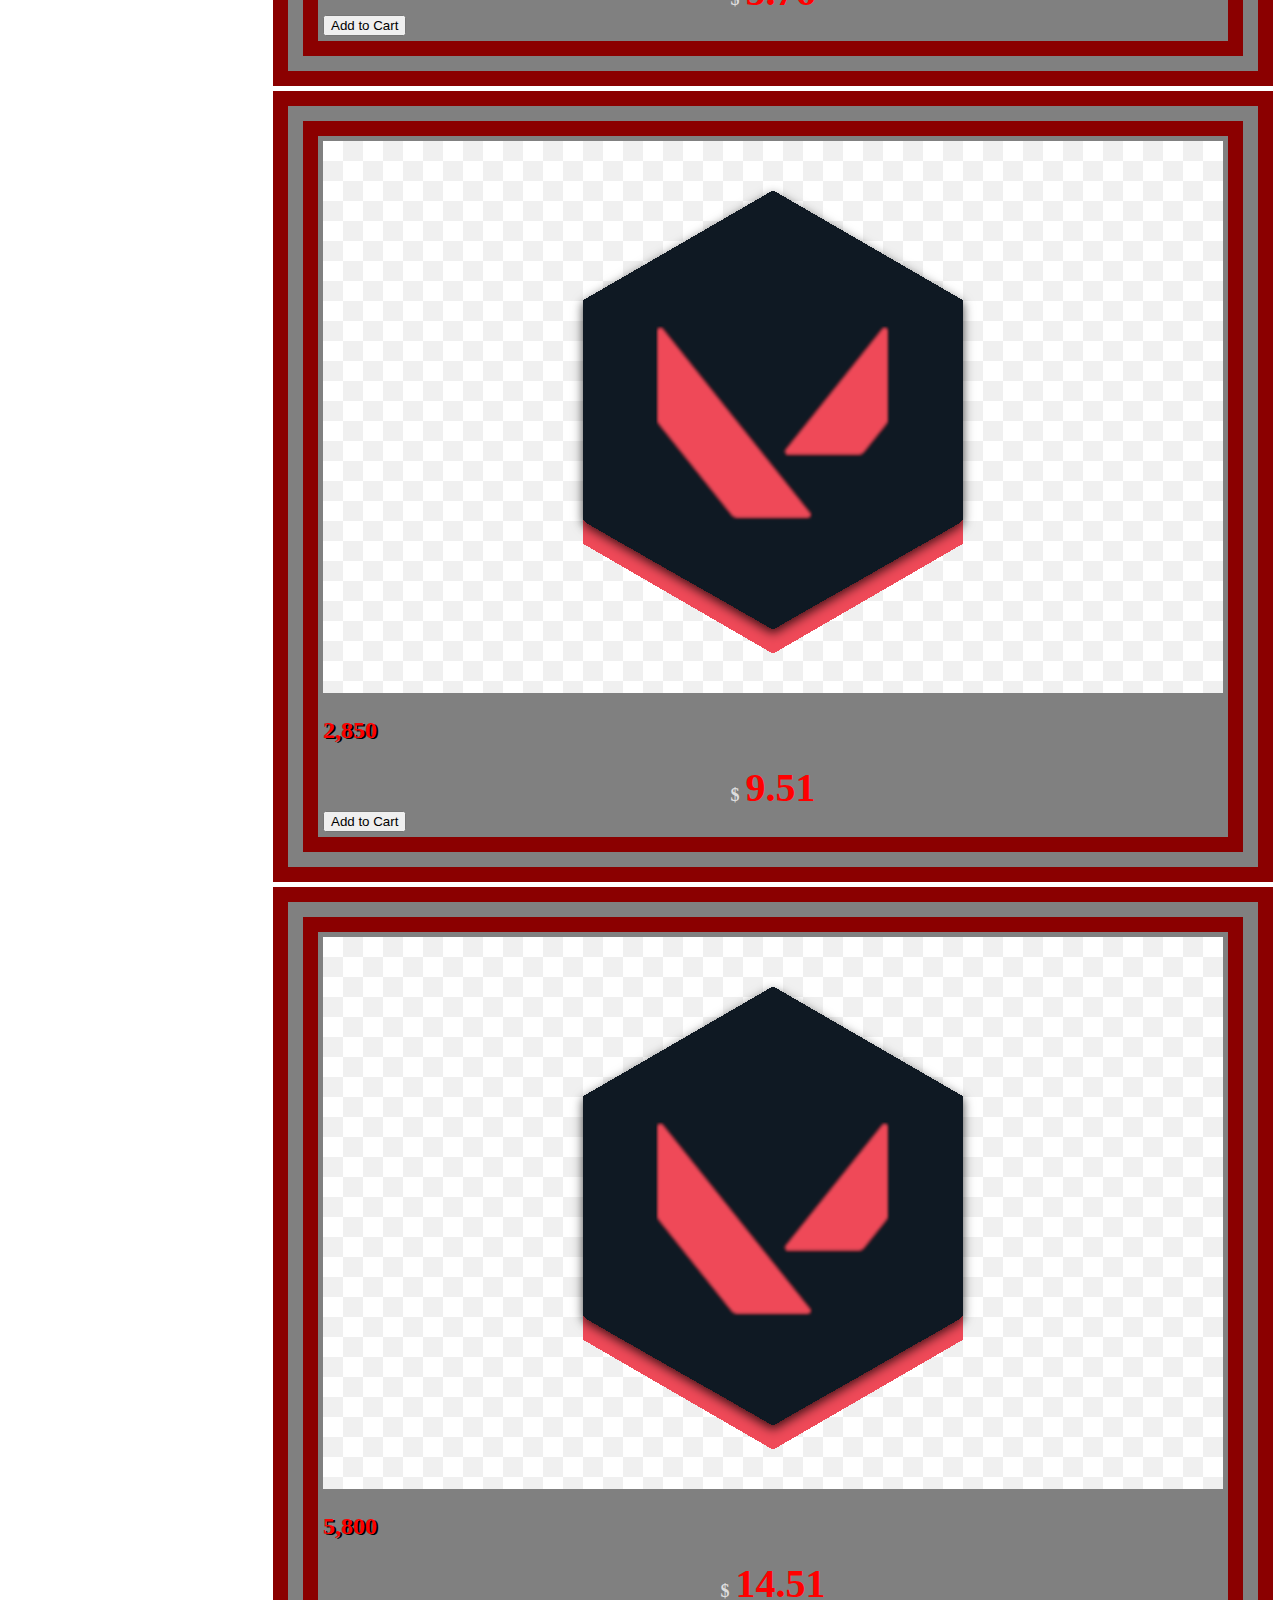
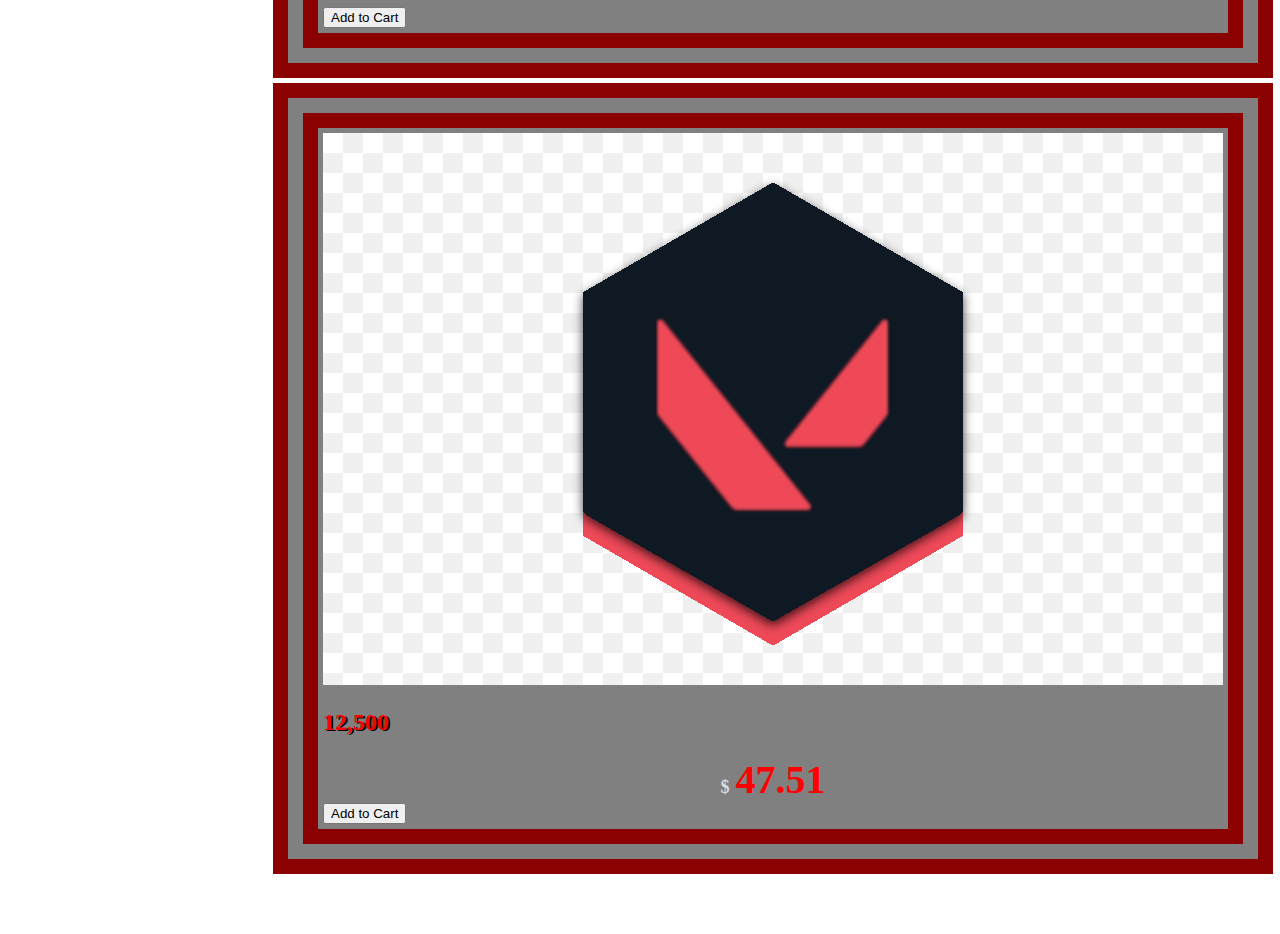
<file: valpo.html>
<!DOCTYPE html>
<head>
	<title>🪙Valorant Points</title>
	<link rel="icon" href="myicon.png" type="image/icon type">
	<link rel="stylesheet" type="text/css" href="valval.css">
</head>
<body>
<header>
<nav>
<ul>
	<li><a href="back.html">Home</a></li>
	<li><a href="agents.html">Agents</a></li>
	<li><a href="updates.html">Updates</a></li>
	<li><a href="maps.html">Maps</a></li>
	<li class="dropdown">	
	<a href="#">Want to buy click here👇</a>
	<div class="dropdown-content">
		<a href="guns.html">Guns</a>
		<a href="skin.html">Skin Guns</a>
		<a href="valpo.html">Valorant Points</a>
		<a href="radpo.html">Radiante Points</a>
</div>
</li>
	<li class="ako1"><a href="#" class="ako">Sign In</a></li>
	<li class="ko1"><a href="#" class="ko">Sign Up</a></li>
</ul>
</nav>
	<h1>Valorant Shop</h1>
</header>

<section>
	<div class="product">
	<img src="vp.png">
	<h2>125 Points</h2>
	<div class="price">
    <span class="currency">$</span>
    <span class="amount">1.00</span>
</div>
	<button>Add to Cart</button>
</div>

	<div class="product">
	<img src="vp.png">
	<h2>380 Points</h2>
	<div class="price">
    <span class="currency">$</span>
    <span class="amount">3.12</span>
</div>
	<button>Add to Cart</button>
</div>

	<div class="product">
	<img src="vp.png">
	<h2>790 Points</h2>
	<div class="price">
    <span class="currency">$</span>
    <span class="amount">4.23</span>
</div>
	<button>Add to Cart</button>
</div>

	<div class="product">
	<img src="vp.png">
	<h2>1,650 Points</h2>
	<div class="price">
    <span class="currency">$</span>
    <span class="amount">5.76</span>
</div>
	<button>Add to Cart</button>
</div>

	<div class="product">
	<img src="vp.png">
	<h2>2,850</h2>
	<div class="price">
    <span class="currency">$</span>
    <span class="amount">9.51</span>
</div>
	<button>Add to Cart</button>
</div>

<div class="product">
	<img src="vp.png">
	<h2>5,800</h2>
	<div class="price">
    <span class="currency">$</span>
    <span class="amount">14.51</span>
</div>
	<button>Add to Cart</button>
</div>

<div class="product">
	<img src="vp.png">
	<h2>12,500</h2>
	<div class="price">
    <span class="currency">$</span>
    <span class="amount">47.51</span>
</div>
	<button>Add to Cart</button>
</div>
</section>

<footer class="bbb">
    <p>&copy; 2023 Valorant Shop. All rights reserved.</p>
</footer>

</body>
</html>
</file>
<file: valval.css>
body 
{
	background: url(vgif.gif);
    background-size: cover;
    background-attachment: fixed;
    background-repeat: no-repeat;
}

h1 
{
	color: black;
	text-shadow: 2px 1px red;
	float: right;
	margin-top: -45px;
	font-weight: bold;
	font-family: "Lucida Console", "Courier New", monospace;

}

h2 
{
	color: red;
	text-shadow: 2px 1px black;
}

h3 
{
	color: white;
	font-size: 30pt;
	text-shadow: 4px 2px black;
}

p 
{
	color: white;
	text-shadow: 2px 1px black;
}

header 
{
	background-color: black;
	height: 50px;
	color: grey;
	justify-content: space-between;
	align-items: center;
	padding: 10px 20px;
}

nav ul 
{
	list-style: none;
 	margin: 0;
  padding: 0;
}

nav ul li 
{
  display: inline-block;
}

nav ul li a 
{
	display: block;
  padding: 8px;
 	margin: 8px;
  text-decoration: blink;
  color: grey;
  font-size: 16pt;
  font-weight: bold;
  font-family: "Lucida Console", "Courier New", monospace;
}

nav ul li a:hover 
{
	background-color: red;
	border-radius: 17px;
}

.dropdown-content 
{
	display: none;
	position: absolute;
	background-color: #fff;
	box-shadow: 0px 10px 20px 0px rgba(0,0,0,0.2);
	z-index: 1;
}

.dropdown:hover .dropdown-content 
{
	display: block
}

.dropdown-content a 
{
	color: #333;
	padding: 12px 16px;
	text-decoration: none;
	display: block;
}

.ako
.ko
{
	font-size: 14pt;
	text-align: center;
	border-radius: 30px;
  background-color: red;
  margin-right: 2px;
  width: 100px;
 
}

.ako1 
{
	font-size: 14pt;
	text-align: center;
	border-radius: 30px;
  background-color: red;
  width: 100px;
}

.ko1 
{
	font-size: 14pt;
	text-align: center;
	border-radius: 30px;
  background-color: red;
  width: 100px;
 }

.ako:hover 
{
	background-color: #83b6cc;
}

.ko:hover 
{
	background-color: #83b6cc;
}

section 
{
	display: flex;
	flex-wrap: wrap;
	justify-content: space-around;
	padding: 25px;
	margin-left: 240px;
	margin-bottom: 35px;
}

.v 
{
	padding: 10px;
	margin: 10px;
	margin-left: 0px;
	text-align: center;
	width: 200px;
	font-family: "Lucida Console", "Courier New", monospace;
}

.v img 
{
	border-radius: 10px;
	width: 200px;
	height: 134px;
}

.v h2 
{
	margin-top: 0;
}

.price 
{
  font-size: 24px;
  font-weight: bold;
  text-align: center;
  color: #ddd;
}

.currency 
{
  font-size: 18px;
}

.amount 
{
  font-size: 40px;
  color: 	red;
  text-shadow: 2px 1px grey;
}

.v button 
{
	background-color: #333;
	border: none;
	color: #fff;
	padding: 10px;
	margin-top: 10px;
	cursor: pointer;
}

.v button:hover 
{
	background-color: #555;
}

.bbb 
{
  background-color: #000000;
  padding: 5px;
  text-align: center;
  font-size: 12px;
  position: fixed;
  width: 100%;
  left: 0;
  bottom: 0;
}

.container-updates 
{
  max-width: 800px;
  margin: 20px auto;
  padding: 0 20px;
  margin-bottom: 58px;
}

.updates 
{
	color: white;
	font-size: 14pt;
	margin-bottom: 26px;
}

.radpo-h1 
{
	color: #000000;
	font-size: 26pt;
	font-weight: bolder;
	text-align: center;
	margin-bottom: 50px;
}
.product
{
	background-color: grey;
	border: 45px double darkred;
	color: black;
	padding: 5px;
	margin-top: 5px;
	cursor: pointer;
}

label 
{
    display: block;
    margin-bottom: 5px;
}
</file>
